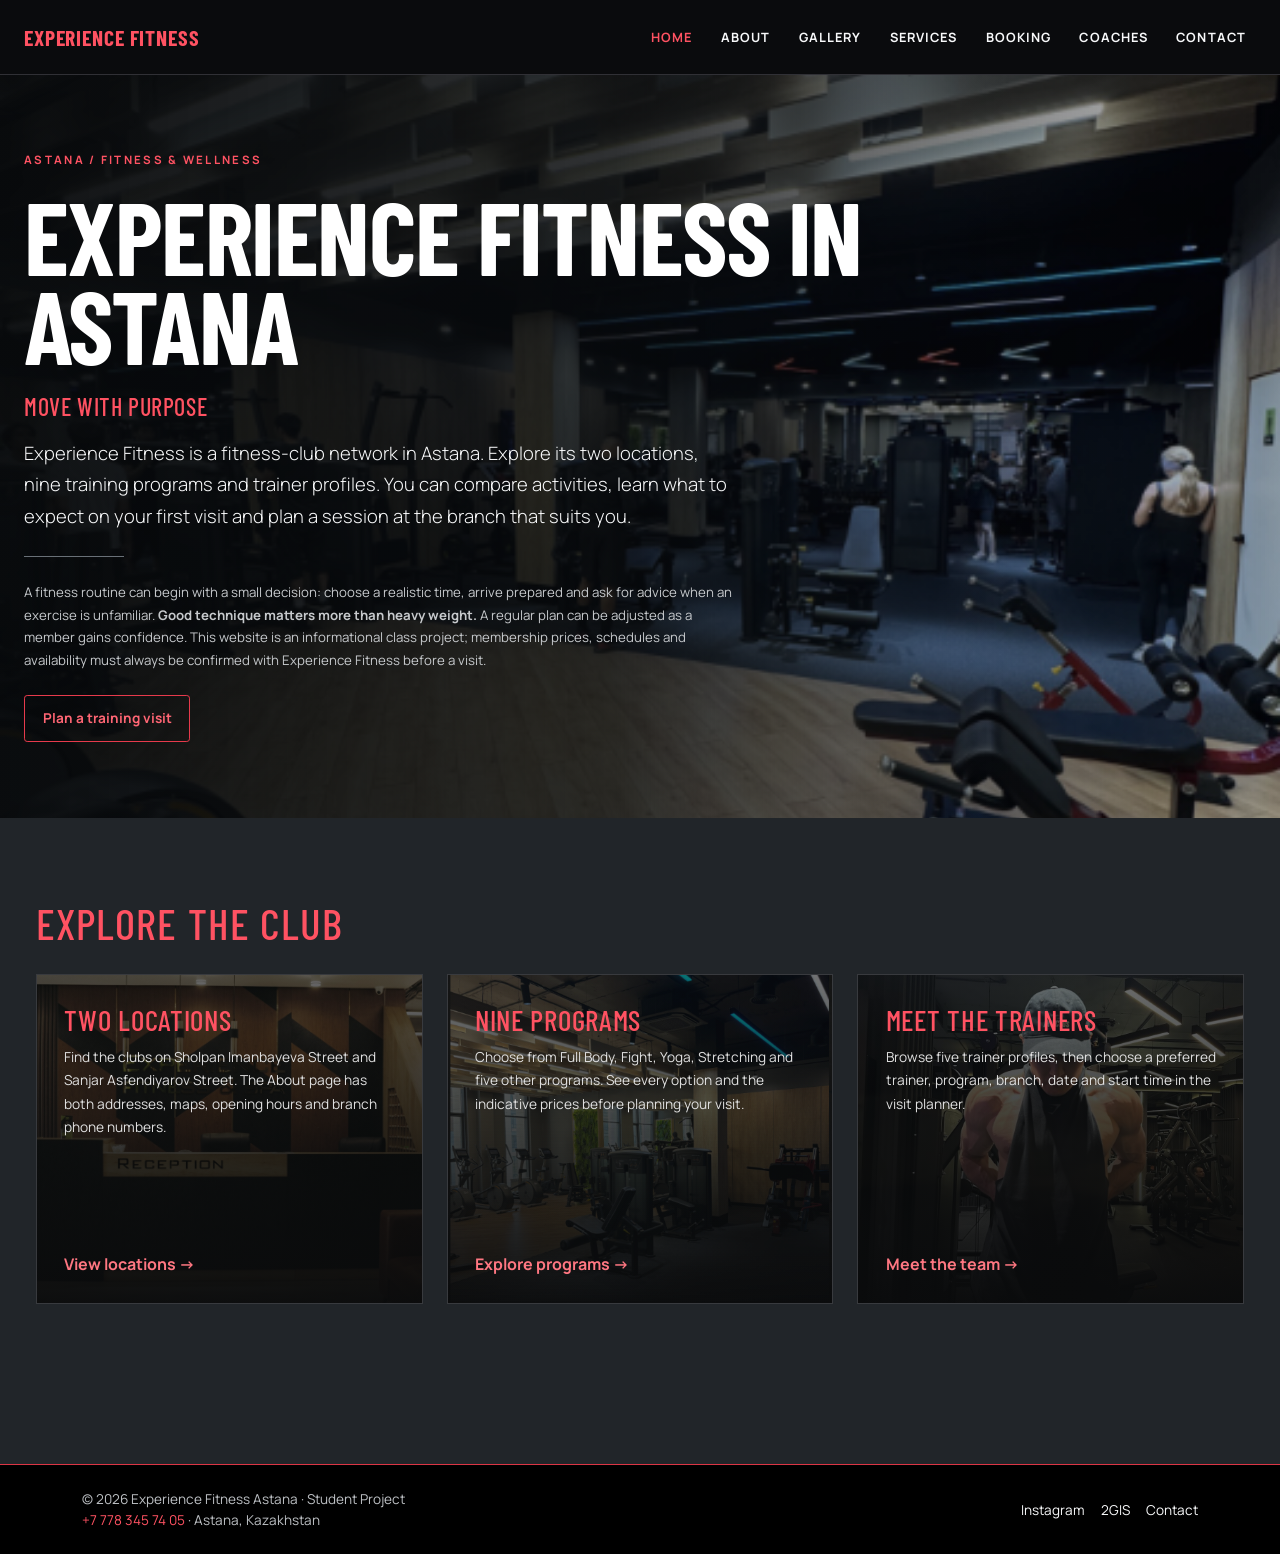
<file: index.html>
<!doctype html>
<html lang="en">
<head>
  <meta charset="utf-8">
  <meta name="viewport" content="width=device-width, initial-scale=1">
  <meta name="description" content="Explore Experience Fitness Astana, its locations and training programs.">
  <meta name="author" content="Tahirov Sanzharbek, Meirzhan Zhaumytbay, Bekzat Kaliev">
  <title>Experience Fitness Astana | Home</title>

  <link href="https://cdn.jsdelivr.net/npm/bootstrap@5.3.2/dist/css/bootstrap.min.css" rel="stylesheet">

  <link rel="stylesheet" href="css/base.css">
  <link rel="stylesheet" href="css/sanzharbek.css">
  <link rel="stylesheet" href="css/visual.css">
</head>
<body class="bg-dark text-light">
<header>
  <a class="visually-hidden-focusable" href="#main-content">Skip to content</a>
  <nav class="navbar navbar-dark bg-black border-bottom border-danger" aria-label="Main navigation">
    <div class="container-fluid px-md-4">
      <a class="navbar-brand text-danger fw-bold" href="index.html">EXPERIENCE FITNESS</a>
      <details class="site-menu" id="main-menu" open>
        <summary class="btn btn-outline-danger" id="menu-toggle">Menu</summary>
        <ul class="navbar-nav flex-row flex-wrap gap-2" id="main-nav">
          <li class="nav-item"><a id="nav-index" class="nav-link active text-danger" aria-current="page" href="index.html">Home</a></li>
          <li class="nav-item"><a id="nav-about" class="nav-link text-light" href="about.html">About</a></li>
          <li class="nav-item"><a id="nav-gallery" class="nav-link text-light" href="gallery.html">Gallery</a></li>
          <li class="nav-item"><a id="nav-services" class="nav-link text-light" href="services.html">Services</a></li>
          <li class="nav-item"><a id="nav-booking" class="nav-link text-light" href="booking.html">Booking</a></li>
          <li class="nav-item"><a id="nav-trainers" class="nav-link text-light" href="trainers.html">Coaches</a></li>
          <li class="nav-item"><a id="nav-contact" class="nav-link text-light" href="contact.html">Contact</a></li>
        </ul>
      </details>
    </div>
  </nav>
</header>

<main id="main-content" class="container py-5">
  <div class="row g-4">

    <section class="main-article col-12">
      <h1 id="promo-text" class="text-danger display-5 fw-bold mb-4">Experience Fitness in Astana</h1>
      <div class="home-intro p-4 p-md-5">
        <h2 class="h3 text-danger mb-3">Move with purpose</h2>
        <p class="lead mb-0">Experience Fitness is a fitness-club network in Astana. Explore its two locations, nine training programs and trainer profiles. You can compare activities, learn what to expect on your first visit and plan a session at the branch that suits you.</p>
        <hr class="home-divider my-4">
        <p class="mb-0">A fitness routine can begin with a small decision: choose a realistic time, arrive prepared and ask for advice when an exercise is unfamiliar. <strong>Good technique matters more than heavy weight.</strong> A regular plan can be adjusted as a member gains confidence. This website is an informational class project; membership prices, schedules and availability must always be confirmed with Experience Fitness before a visit.</p>
        <div class="d-flex flex-wrap gap-3 mt-4">
          <a href="booking.html" id="btn-request-training" class="btn btn-outline-danger">Plan a training visit</a>
        </div>
      </div>
    </section>

  </div>

  <section id="home-highlights" class="mt-5" aria-labelledby="home-highlights-heading">
    <h2 id="home-highlights-heading" class="h3 text-danger mb-4">Explore the club</h2>
    <div class="row g-4">
      <div class="col-12 col-md-4">
        <article class="home-highlight h-100">
          <div class="d-flex flex-column h-100">
            <h3 class="h4 text-danger">Two locations</h3>
            <p class="flex-grow-1">Find the clubs on Sholpan Imanbayeva Street and Sanjar Asfendiyarov Street. The About page has both addresses, maps, opening hours and branch phone numbers.</p>
            <a id="home-about-link" href="about.html#locations" class="home-link mt-auto">View locations <span aria-hidden="true">→</span></a>
          </div>
        </article>
      </div>
      <div class="col-12 col-md-4">
        <article class="home-highlight h-100">
          <div class="d-flex flex-column h-100">
            <h3 class="h4 text-danger">Nine programs</h3>
            <p class="flex-grow-1">Choose from Full Body, Fight, Yoga, Stretching and five other programs. See every option and the indicative prices before planning your visit.</p>
            <a id="home-services-link" href="services.html#services-grid" class="home-link mt-auto">Explore programs <span aria-hidden="true">→</span></a>
          </div>
        </article>
      </div>
      <div class="col-12 col-md-4">
        <article class="home-highlight h-100">
          <div class="d-flex flex-column h-100">
            <h3 class="h4 text-danger">Meet the trainers</h3>
            <p class="flex-grow-1">Browse five trainer profiles, then choose a preferred trainer, program, branch, date and start time in the visit planner.</p>
            <a id="home-trainers-link" href="trainers.html#trainers-grid" class="home-link mt-auto">Meet the team <span aria-hidden="true">→</span></a>
          </div>
        </article>
      </div>
    </div>
  </section>

</main>

<footer class="bg-black border-top border-danger py-4 mt-5">
  <div class="container d-flex flex-column flex-lg-row justify-content-between align-items-center gap-3">
    <p class="mb-0 text-center text-lg-start">&copy; 2026 Experience Fitness Astana · Student Project<br>
      <a href="tel:+77783457405" class="text-danger">+7 778 345 74 05</a> · Astana, Kazakhstan</p>
    <ul class="social-links list-unstyled d-flex flex-wrap justify-content-center gap-3 mb-0">
      <li><a href="https://www.instagram.com/experience.fitness.kz/" target="_blank" rel="noopener noreferrer" class="text-light">Instagram</a></li>
      <li><a href="https://go.2gis.com/pCgUS" target="_blank" rel="noopener noreferrer" class="text-light">2GIS</a></li>
      <li><a href="contact.html" class="text-light">Contact</a></li>
    </ul>
  </div>
</footer>
<script src="js/main.js" defer></script>
</body>
</html>
</file>
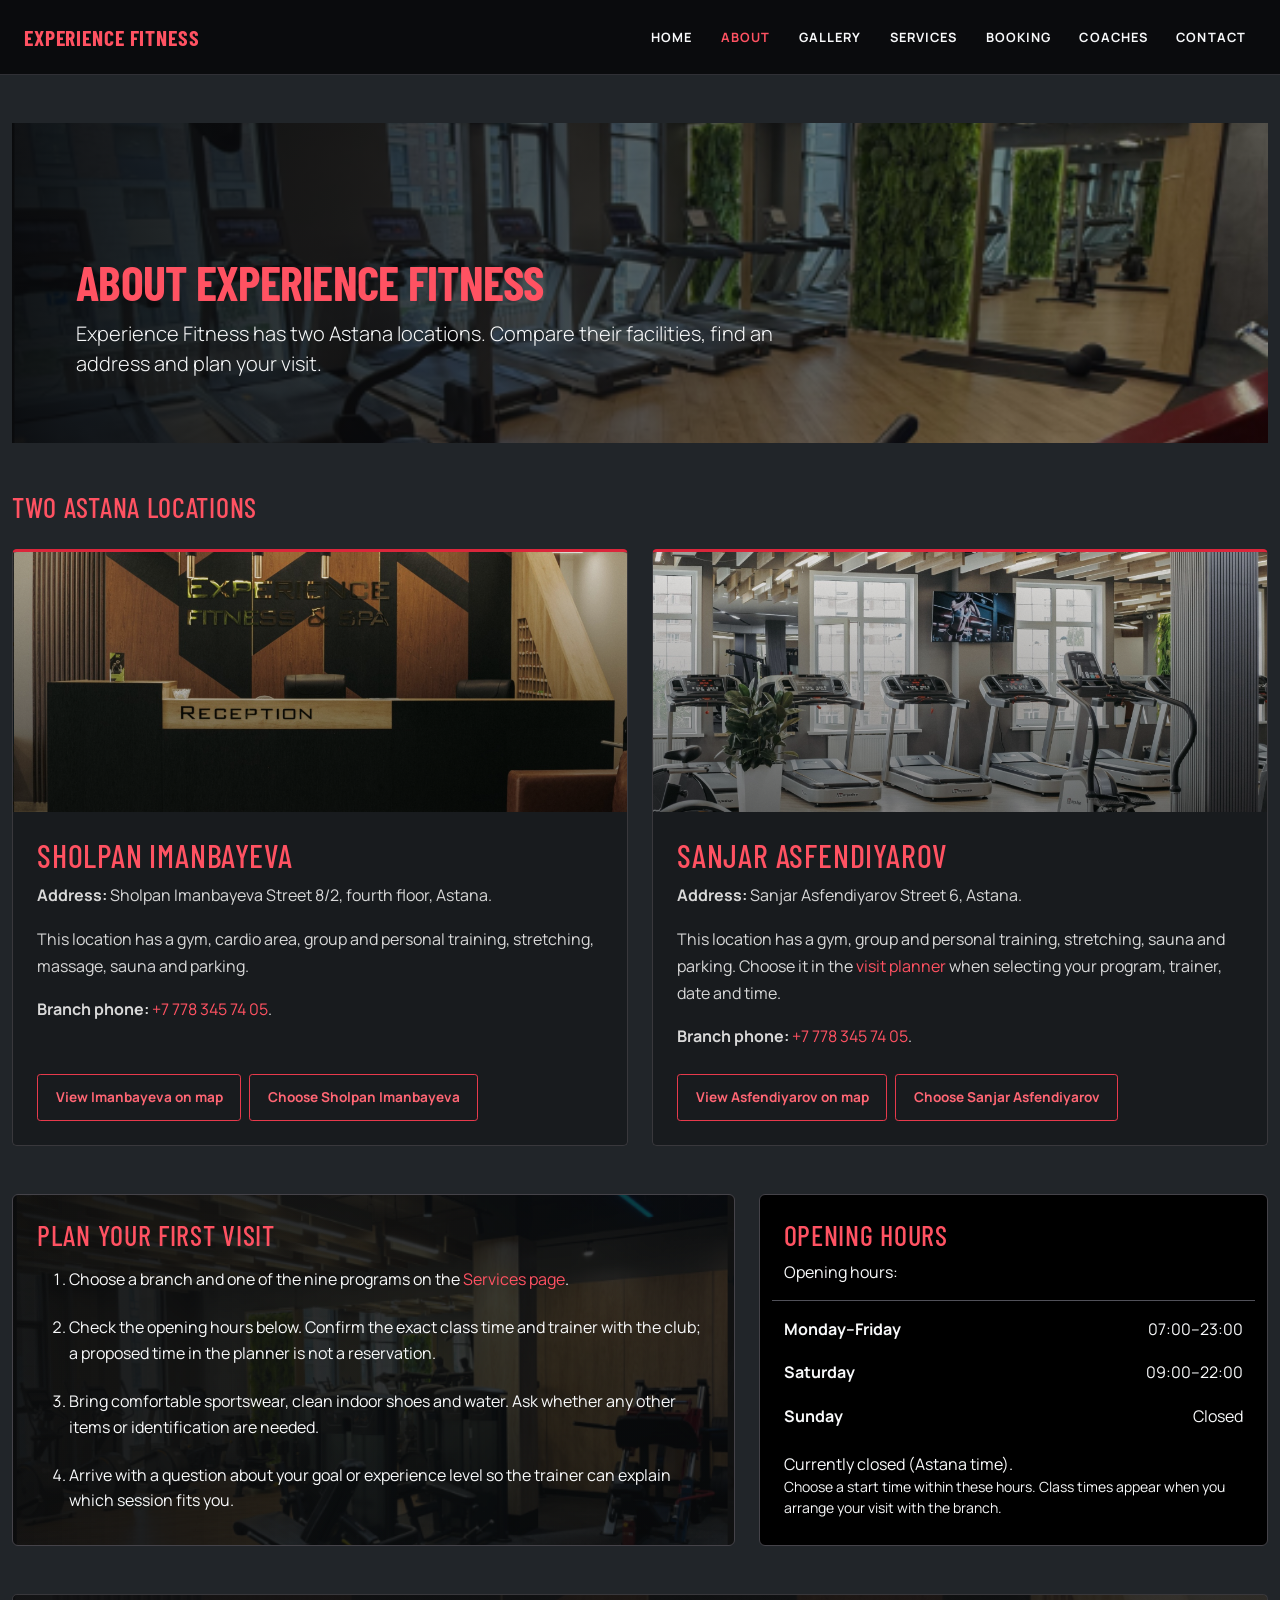
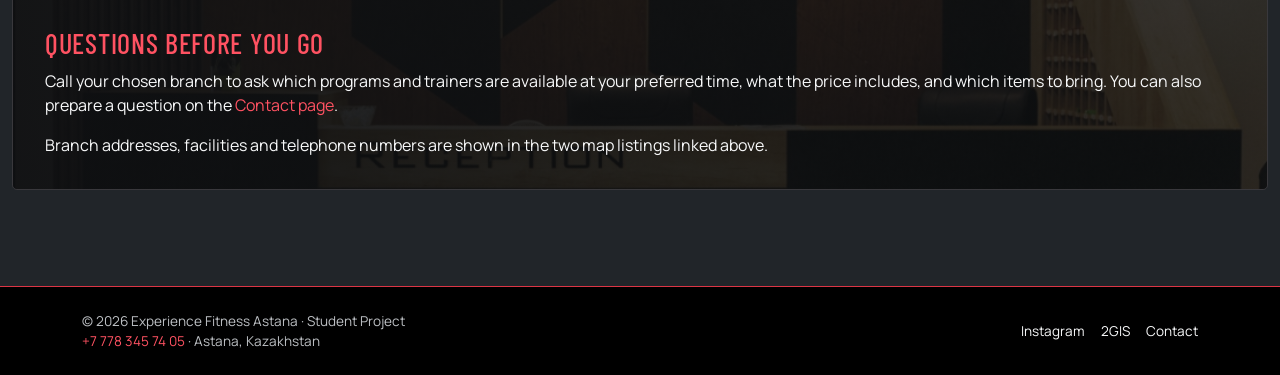
<file: about.html>
<!doctype html>
<html lang="en">
<head>
  <meta charset="utf-8">
  <meta name="viewport" content="width=device-width, initial-scale=1">
  <meta name="description" content="Experience Fitness Astana locations, facilities, visiting hours and practical first-visit information.">
  <meta name="author" content="Tahirov Sanzharbek, Meirzhan Zhaumytbay, Bekzat Kaliev">
  <title>Experience Fitness Astana | About and Locations</title>
  <link href="https://cdn.jsdelivr.net/npm/bootstrap@5.3.2/dist/css/bootstrap.min.css" rel="stylesheet">
  <link rel="stylesheet" href="css/base.css">
  <link rel="stylesheet" href="css/sanzharbek.css">
  <link rel="stylesheet" href="css/visual.css">
</head>
<body class="bg-dark text-light">
<header>
  <a class="visually-hidden-focusable" href="#main-content">Skip to content</a>
  <nav class="navbar navbar-dark bg-black border-bottom border-danger" aria-label="Main navigation">
    <div class="container-fluid px-md-4">
      <a class="navbar-brand text-danger fw-bold" href="index.html">EXPERIENCE FITNESS</a>
      <details class="site-menu" id="main-menu" open>
        <summary class="btn btn-outline-danger" id="menu-toggle">Menu</summary>
        <ul class="navbar-nav flex-row flex-wrap gap-2" id="main-nav">
          <li class="nav-item"><a id="nav-index" class="nav-link text-light" href="index.html">Home</a></li>
          <li class="nav-item"><a id="nav-about" class="nav-link active text-danger" aria-current="page" href="about.html">About</a></li>
          <li class="nav-item"><a id="nav-gallery" class="nav-link text-light" href="gallery.html">Gallery</a></li>
          <li class="nav-item"><a id="nav-services" class="nav-link text-light" href="services.html">Services</a></li>
          <li class="nav-item"><a id="nav-booking" class="nav-link text-light" href="booking.html">Booking</a></li>
          <li class="nav-item"><a id="nav-trainers" class="nav-link text-light" href="trainers.html">Coaches</a></li>
          <li class="nav-item"><a id="nav-contact" class="nav-link text-light" href="contact.html">Contact</a></li>
        </ul>
      </details>
    </div>
  </nav>
</header>
<main id="main-content" class="container py-5">
  <header class="mb-5">
    <h1 class="text-danger display-5 fw-bold">About Experience Fitness</h1>
    <p class="lead mb-0">Experience Fitness has two Astana locations. Compare their facilities, find an address and plan your visit.</p>
  </header>

  <section id="locations" aria-labelledby="locations-heading" class="mb-5">
    <h2 id="locations-heading" class="h3 text-danger mb-4">Two Astana locations</h2>
    <div class="row g-4">
      <div class="col-12 col-lg-6">
        <article class="bg-black p-4 rounded border border-danger h-100">
          <h3 class="h4 text-danger">Sholpan Imanbayeva</h3>
          <p><strong>Address:</strong> Sholpan Imanbayeva Street 8/2, fourth floor, Astana.</p>
          <p>This location has a gym, cardio area, group and personal training, stretching, massage, sauna and parking. </p>
          <p><strong>Branch phone:</strong> <a href="tel:+77783457405" class="text-danger">+7 778 345 74 05</a>.</p>
          <a id="map-imanbayeva" href="https://yandex.kz/maps/ru/org/experience_fitness/173076352391/" target="_blank" rel="noopener noreferrer" class="btn btn-outline-danger">View Imanbayeva on map</a>
        </article>
      </div>
      <div class="col-12 col-lg-6">
        <article class="bg-black p-4 rounded border border-danger h-100">
          <h3 class="h4 text-danger">Sanjar Asfendiyarov</h3>
          <p><strong>Address:</strong> Sanjar Asfendiyarov Street 6, Astana.</p>
          <p>This location has a gym, group and personal training, stretching, sauna and parking. Choose it in the <a href="booking.html#booking-location" class="text-danger">visit planner</a> when selecting your program, trainer, date and time.</p>
          <p><strong>Branch phone:</strong> <a href="tel:+77783457405" class="text-danger">+7 778 345 74 05</a>.</p>
          <a id="map-asfendiyarov" href="https://yandex.kz/maps/ru/org/experience_fitness/205631915046/" target="_blank" rel="noopener noreferrer" class="btn btn-outline-danger">View Asfendiyarov on map</a>
        </article>
      </div>
    </div>
  </section>

  <div class="row g-4 mb-5">
    <section id="visit-tips" class="col-12 col-lg-7" aria-labelledby="visit-heading">
      <div class="bg-black p-4 rounded border border-danger h-100">
        <h2 id="visit-heading" class="h3 text-danger">Plan your first visit</h2>
        <ol class="mb-0">
          <li class="mb-2">Choose a branch and one of the nine programs on the <a href="services.html" class="text-danger">Services page</a>.</li>
          <li class="mb-2">Check the opening hours below. Confirm the exact class time and trainer with the club; a proposed time in the planner is not a reservation.</li>
          <li class="mb-2">Bring comfortable sportswear, clean indoor shoes and water. Ask whether any other items or identification are needed.</li>
          <li>Arrive with a question about your goal or experience level so the trainer can explain which session fits you.</li>
        </ol>
      </div>
    </section>
    <section id="schedule" class="col-12 col-lg-5" aria-labelledby="schedule-heading">
      <div class="bg-black p-4 rounded border border-danger h-100">
        <h2 id="schedule-heading" class="h3 text-danger">Opening hours</h2>
        <p>Opening hours:</p>
        <dl class="row mb-3">
          <dt class="col-6">Monday–Friday</dt><dd class="col-6 text-end">07:00–23:00</dd>
          <dt class="col-6">Saturday</dt><dd class="col-6 text-end">09:00–22:00</dd>
          <dt class="col-6">Sunday</dt><dd class="col-6 text-end">Closed</dd>
        </dl>
        <p class="mb-0 small">Choose a start time within these hours. Class times appear when you arrange your visit with the branch.</p>
      </div>
    </section>
  </div>

  <section id="contact-details" class="bg-black p-4 rounded border border-danger" aria-labelledby="contact-heading">
    <h2 id="contact-heading" class="h3 text-danger">Questions before you go</h2>
    <p>Call your chosen branch to ask which programs and trainers are available at your preferred time, what the price includes, and which items to bring. You can also prepare a question on the <a href="contact.html" class="text-danger">Contact page</a>.</p>
    <p class="mb-0">Branch addresses, facilities and telephone numbers are shown in the two map listings linked above.</p>
  </section>
</main>
<footer class="bg-black border-top border-danger py-4 mt-5">
  <div class="container d-flex flex-column flex-lg-row justify-content-between align-items-center gap-3">
    <p class="mb-0 text-center text-lg-start">&copy; 2026 Experience Fitness Astana · Student Project<br>
      <a href="tel:+77783457405" class="text-danger">+7 778 345 74 05</a> · Astana, Kazakhstan</p>
    <ul class="social-links list-unstyled d-flex flex-wrap justify-content-center gap-3 mb-0">
      <li><a href="https://www.instagram.com/experience.fitness.kz/" target="_blank" rel="noopener noreferrer" class="text-light">Instagram</a></li>
      <li><a href="https://go.2gis.com/pCgUS" target="_blank" rel="noopener noreferrer" class="text-light">2GIS</a></li>
      <li><a href="contact.html" class="text-light">Contact</a></li>
    </ul>
  </div>
</footer>
<script src="https://code.jquery.com/jquery-3.7.1.min.js" defer></script>
<script src="js/main.js" defer></script>
<script src="js/about.js" defer></script>
</body>
</html>
</file>
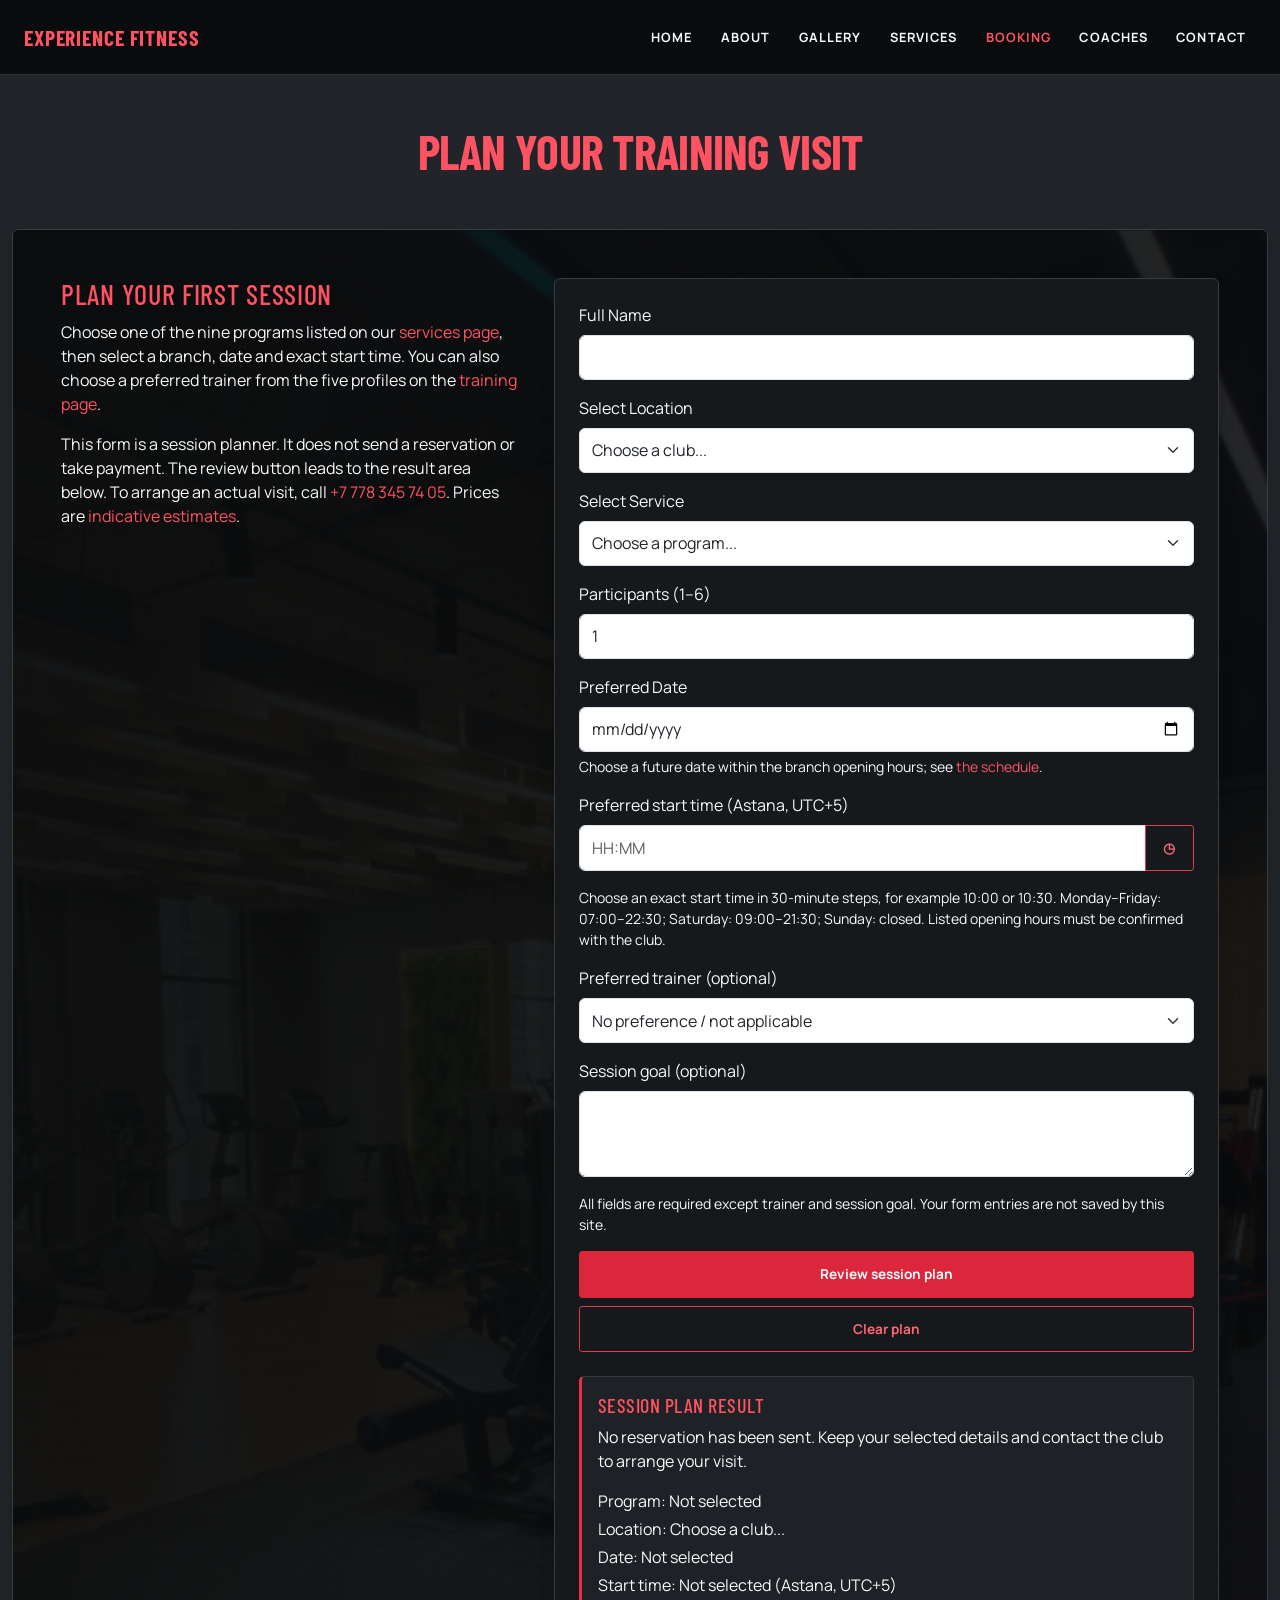
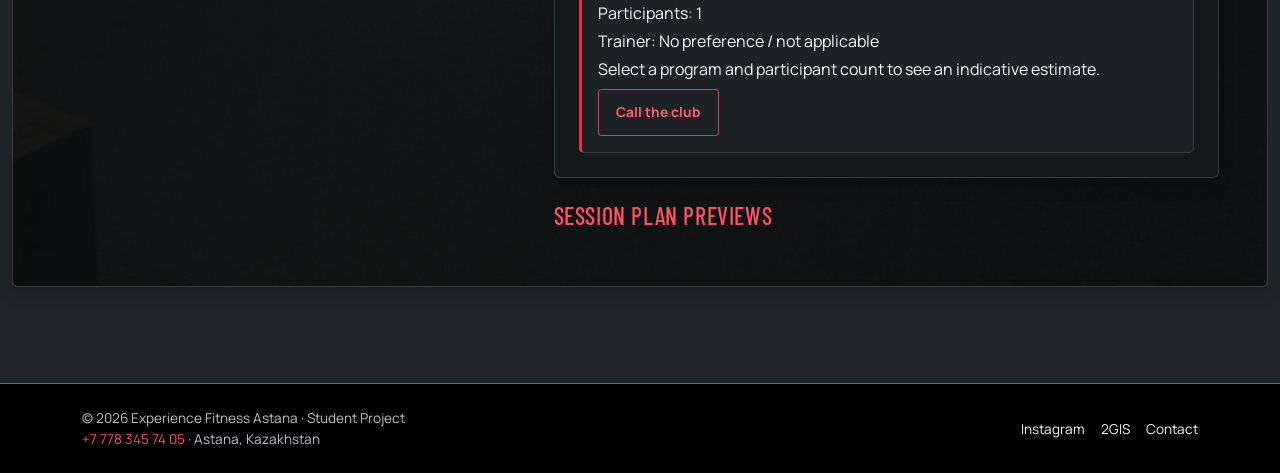
<file: booking.html>
<!doctype html>
<html lang="en">
<head>
  <meta charset="utf-8">
  <meta name="viewport" content="width=device-width, initial-scale=1">
  <meta name="description" content="Plan a training or group-class visit at Experience Fitness Astana.">
  <meta name="author" content="Tahirov Sanzharbek, Meirzhan Zhaumytbay, Bekzat Kaliev">
  <title>Experience Fitness Astana | Training Booking</title>

  <link href="https://cdn.jsdelivr.net/npm/bootstrap@5.3.2/dist/css/bootstrap.min.css" rel="stylesheet">

  <link rel="stylesheet" href="css/base.css">
  <link rel="stylesheet" href="css/meirzhan.css">
  <link rel="stylesheet" href="css/visual.css">
</head>
<body class="bg-dark text-light">

<header>
  <a class="visually-hidden-focusable" href="#main-content">Skip to content</a>
  <nav class="navbar navbar-dark bg-black border-bottom border-danger" aria-label="Main navigation">
    <div class="container-fluid px-md-4">
      <a class="navbar-brand text-danger fw-bold" href="index.html">EXPERIENCE FITNESS</a>
      <details class="site-menu" id="main-menu" open>
        <summary class="btn btn-outline-danger" id="menu-toggle">Menu</summary>
        <ul class="navbar-nav flex-row flex-wrap gap-2" id="main-nav">
          <li class="nav-item"><a id="nav-index" class="nav-link text-light" href="index.html">Home</a></li>
          <li class="nav-item"><a id="nav-about" class="nav-link text-light" href="about.html">About</a></li>
          <li class="nav-item"><a id="nav-gallery" class="nav-link text-light" href="gallery.html">Gallery</a></li>
          <li class="nav-item"><a id="nav-services" class="nav-link text-light" href="services.html">Services</a></li>
          <li class="nav-item"><a id="nav-booking" class="nav-link active text-danger" aria-current="page" href="booking.html">Booking</a></li>
          <li class="nav-item"><a id="nav-trainers" class="nav-link text-light" href="trainers.html">Coaches</a></li>
          <li class="nav-item"><a id="nav-contact" class="nav-link text-light" href="contact.html">Contact</a></li>
        </ul>
      </details>
    </div>
  </nav>
</header>

<main id="main-content" class="container py-5">
  <h1 class="text-danger display-5 fw-bold mb-5 text-center">Plan your training visit</h1>

  <section class="position-relative bg-black p-4 p-md-5 rounded border border-danger shadow">

    <div class="row">
      <div class="col-12 col-lg-5 mb-4 mb-lg-0 pe-lg-4">
        <h2 class="h3 text-danger">Plan your first session</h2>
        <p class="text-light">Choose one of the nine programs listed on our <a href="services.html" class="text-danger">services page</a>, then select a branch, date and exact start time. You can also choose a preferred trainer from the five profiles on the <a href="trainers.html" class="text-danger">training page</a>.</p>
        <p class="text-light" id="booking-help">This form is a session planner. It does not send a reservation or take payment. The review button leads to the result area below. To arrange an actual visit, call <a href="tel:+77783457405" class="text-danger">+7 778 345 74 05</a>. Prices are <a href="services.html#price-list" class="text-danger">indicative estimates</a>.</p>
      </div>

      <div class="col-12 col-lg-7">
        <form action="booking.html#booking-confirmation" method="get" aria-describedby="booking-help" id="booking-form" class="bg-black p-4 rounded border border-danger shadow">
          <div class="mb-3">
            <label for="booking-name" class="form-label text-light">Full Name</label>
            <input type="text" class="form-control" id="booking-name" name="name" autocomplete="name" maxlength="100" required aria-describedby="booking-name-error">
            <p id="booking-name-error" class="error hidden small mt-1">Enter your full name.</p>
          </div>

          <div class="mb-3">
            <label for="booking-location" class="form-label text-light">Select Location</label>
            <select class="form-select" id="booking-location" name="location" required aria-describedby="booking-location-error">
              <option value="" selected disabled>Choose a club...</option>
              <option value="imanbayeva">Sholpan Imanbayeva Street 8/2</option>
              <option value="asfendiyarov">Sanjar Asfendiyarov Street 6</option>
            </select>
            <p id="booking-location-error" class="error hidden small mt-1">Choose a club location.</p>
          </div>

          <div class="mb-3">
            <label for="booking-service" class="form-label text-light">Select Service</label>
            <select class="form-select" id="booking-service" name="service" required aria-describedby="booking-service-error">
              <option value="" selected disabled>Choose a program...</option>
              <option value="full-body">Full Body</option>
              <option value="fight">Fight</option>
              <option value="yoga">Yoga</option>
              <option value="healthy-posture">Healthy Posture</option>
              <option value="strip-plastic">Strip Plastic</option>
              <option value="workout-school">Workout School</option>
              <option value="stretching">Stretching</option>
              <option value="strength-flexibility">Strength and Flexibility</option>
              <option value="functional">Functional Training</option>
            </select>
            <p id="booking-service-error" class="error hidden small mt-1">Choose a program.</p>
          </div>

          <div class="mb-3">
            <label for="booking-date" class="form-label text-light">Preferred Date</label>
            <input type="date" class="form-control" id="booking-date" name="date" required aria-describedby="booking-date-help booking-date-error">
            <p id="booking-date-error" class="error hidden small mt-1">Choose a future opening day; Sunday is closed.</p>
            <p id="booking-date-help" class="form-text text-light">Choose a future date within the branch opening hours; see <a href="about.html#visit-tips" class="text-danger">the schedule</a>.</p>
          </div>

          <div class="mb-3">
            <label for="booking-time" class="form-label">Preferred start time (Astana, UTC+5)</label>
            <input type="time" id="booking-time" name="time" class="form-control" min="07:00" max="22:30" step="1800" required aria-describedby="booking-time-help booking-time-error">
            <p id="booking-time-error" class="error hidden small mt-1">Choose a start time in 30-minute steps within the opening hours.</p>
          </div>
          <p id="booking-time-help" class="form-text text-light">Choose an exact start time in 30-minute steps, for example 10:00 or 10:30. Monday–Friday: 07:00–22:30; Saturday: 09:00–21:30; Sunday: closed. Listed opening hours must be confirmed with the club.</p>
          <div class="mb-3" id="booking-trainer-container">
            <label for="booking-trainer" class="form-label">Preferred trainer (optional)</label>
            <select id="booking-trainer" name="trainer" class="form-select" aria-describedby="booking-trainer-error">
              <option value="any">No preference / not applicable</option>
              <option value="sokolovskiy">Sokolovskiy</option><option value="sama">Sama</option>
              <option value="anna">Anna</option><option value="ulzhan">Ulzhan</option><option value="iskazzzin">Iskazzzin</option>
            </select>
            <p id="booking-trainer-error" class="error hidden small mt-1">Choose a trainer or no preference.</p>
          </div>
          <div class="mb-3">
            <label for="booking-notes" class="form-label">Session goal (optional)</label>
            <textarea id="booking-notes" name="notes" rows="3" maxlength="1000" class="form-control" aria-describedby="booking-notes-error"></textarea>
            <p id="booking-notes-error" class="error hidden small mt-1">Keep the session goal within 1,000 characters.</p>
          </div>
          <p class="small">All fields are required except trainer and session goal. Your form entries are not saved by this site.</p>
          <button type="submit" id="submit-booking-btn" class="btn btn-danger w-100">Review session plan</button>

          <section id="booking-confirmation" class="result-panel border border-secondary rounded p-3 mt-4" aria-labelledby="booking-result-heading">
            <h3 id="booking-result-heading" class="h5 text-danger">Session plan result</h3>
            <p id="booking-status" role="status">No reservation has been sent. Keep your selected details and contact the club to arrange your visit.</p>
            <div id="booking-summary" aria-live="polite"></div>
            <p id="booking-total" class="mb-2">Estimated cost: see the <a class="text-danger" href="services.html#price-list">price table</a>. Nothing is payable here.</p>
            <div id="booking-errors" class="error" role="alert"></div>
            <p id="booking-success" class="success hidden">Your session plan is ready. No payment or reservation has been made.</p>
            <a id="booking-next-step" href="tel:+77783457405" class="btn btn-outline-danger">Call the club</a>
          </section>
        </form>
      </div>
    </div>

  </section>
</main>

<footer class="bg-black border-top border-danger py-4 mt-5">
  <div class="container d-flex flex-column flex-lg-row justify-content-between align-items-center gap-3">
    <p class="mb-0 text-center text-lg-start">&copy; 2026 Experience Fitness Astana · Student Project<br>
      <a href="tel:+77783457405" class="text-danger">+7 778 345 74 05</a> · Astana, Kazakhstan</p>
    <ul class="social-links list-unstyled d-flex flex-wrap justify-content-center gap-3 mb-0">
      <li><a href="https://www.instagram.com/experience.fitness.kz/" target="_blank" rel="noopener noreferrer" class="text-light">Instagram</a></li>
      <li><a href="https://go.2gis.com/pCgUS" target="_blank" rel="noopener noreferrer" class="text-light">2GIS</a></li>
      <li><a href="contact.html" class="text-light">Contact</a></li>
    </ul>
  </div>
</footer>
<script src="js/main.js" defer></script>
<script src="js/booking.js" defer></script>
</body>
</html>
</file>
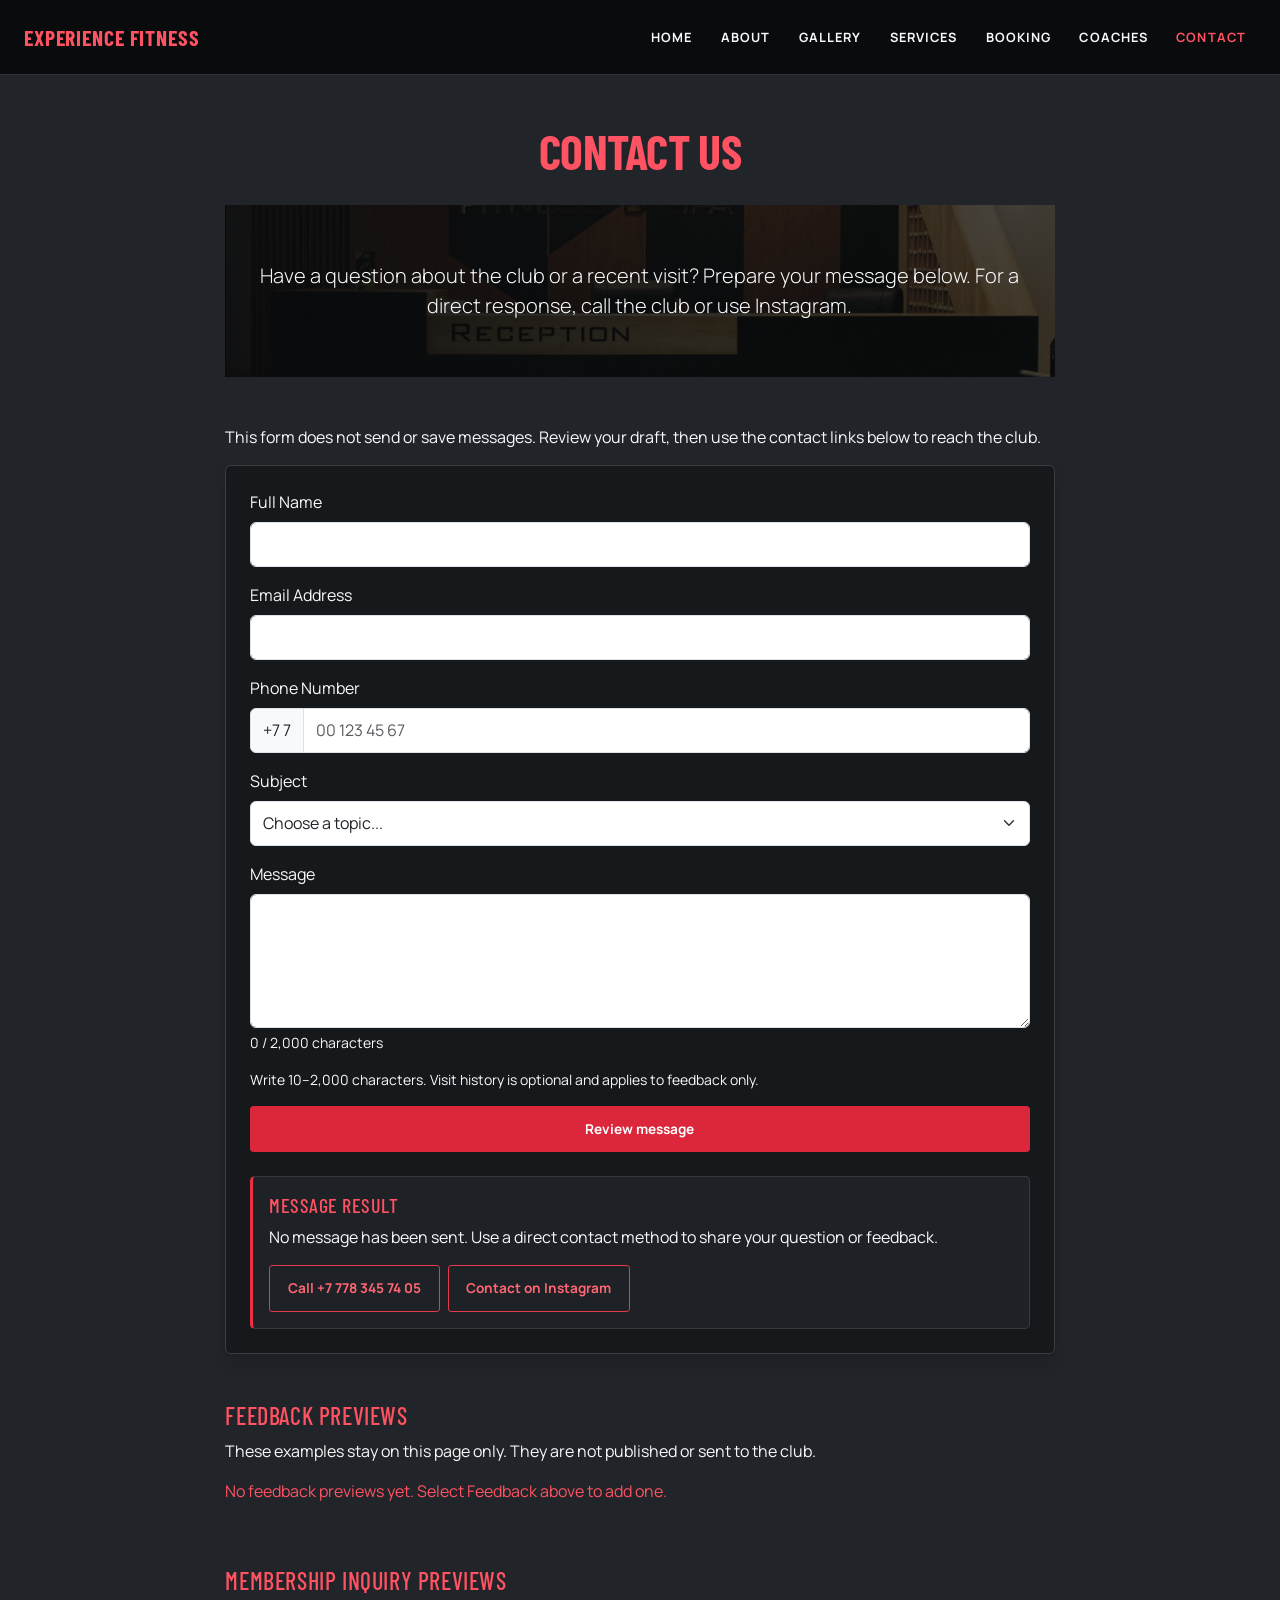
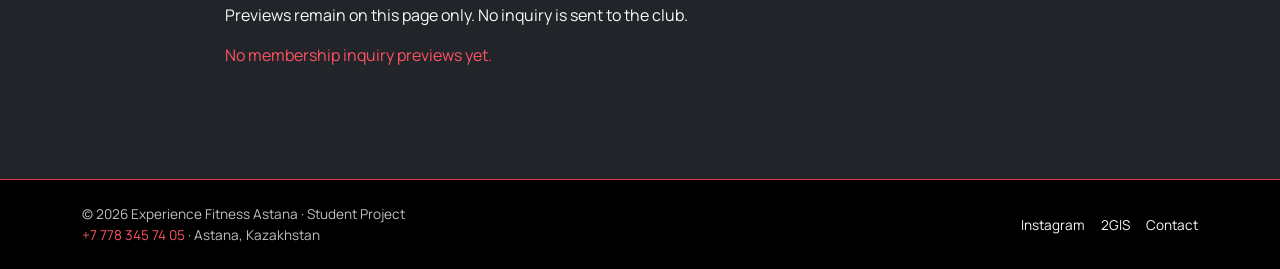
<file: contact.html>
<!doctype html>
<html lang="en">
<head>
  <meta charset="utf-8">
  <meta name="viewport" content="width=device-width, initial-scale=1">
  <meta name="description" content="Contact details and feedback form for Experience Fitness Astana.">
  <meta name="author" content="Tahirov Sanzharbek, Meirzhan Zhaumytbay, Bekzat Kaliev">
  <title>Experience Fitness Astana | Contact</title>

  <link href="https://cdn.jsdelivr.net/npm/bootstrap@5.3.2/dist/css/bootstrap.min.css" rel="stylesheet">

  <link rel="stylesheet" href="css/base.css">
  <link rel="stylesheet" href="css/bekzat.css">
  <link rel="stylesheet" href="css/visual.css">
</head>
<body class="bg-dark text-light">

<header>
  <a class="visually-hidden-focusable" href="#main-content">Skip to content</a>
  <nav class="navbar navbar-dark bg-black border-bottom border-danger" aria-label="Main navigation">
    <div class="container-fluid px-md-4">
      <a class="navbar-brand text-danger fw-bold" href="index.html">EXPERIENCE FITNESS</a>
      <details class="site-menu" id="main-menu" open>
        <summary class="btn btn-outline-danger" id="menu-toggle">Menu</summary>
        <ul class="navbar-nav flex-row flex-wrap gap-2" id="main-nav">
          <li class="nav-item"><a id="nav-index" class="nav-link text-light" href="index.html">Home</a></li>
          <li class="nav-item"><a id="nav-about" class="nav-link text-light" href="about.html">About</a></li>
          <li class="nav-item"><a id="nav-gallery" class="nav-link text-light" href="gallery.html">Gallery</a></li>
          <li class="nav-item"><a id="nav-services" class="nav-link text-light" href="services.html">Services</a></li>
          <li class="nav-item"><a id="nav-booking" class="nav-link text-light" href="booking.html">Booking</a></li>
          <li class="nav-item"><a id="nav-trainers" class="nav-link text-light" href="trainers.html">Coaches</a></li>
          <li class="nav-item"><a id="nav-contact" class="nav-link active text-danger" aria-current="page" href="contact.html">Contact</a></li>
        </ul>
      </details>
    </div>
  </nav>
</header>

<main id="main-content" class="container py-5">
  <div class="row justify-content-center">
    <div class="col-12 col-lg-8">
      <h1 class="text-danger display-5 fw-bold mb-4 text-center">Contact Us</h1>
      <p class="lead page-intro text-center mb-5">Have a question about the club or a recent visit? Prepare your message below. For a direct response, call the club or use Instagram.</p>

      <p id="contact-help">This form does not send or save messages. Review your draft, then use the contact links below to reach the club.</p>
      <form action="contact.html#contact-response" method="get" aria-describedby="contact-help" id="contact-form" class="bg-black p-4 rounded border border-danger shadow">
        <div class="mb-3">
          <label for="contact-name" class="form-label text-light">Full Name</label>
          <input type="text" class="form-control" id="contact-name" name="name" autocomplete="name" maxlength="100" required aria-describedby="contact-name-error">
          <p id="contact-name-error" class="error hidden small mt-1">Enter your full name.</p>
        </div>
        <div class="mb-3">
          <label for="contact-email" class="form-label text-light">Email Address</label>
          <input type="email" class="form-control" id="contact-email" name="email" autocomplete="email" required aria-describedby="contact-email-error">
          <p id="contact-email-error" class="error hidden small mt-1">Enter a valid email address.</p>
        </div>
        <div class="mb-3">
          <label for="contact-subject" class="form-label text-light">Subject</label>
          <select class="form-select" id="contact-subject" name="subject" required aria-describedby="contact-subject-error">
            <option value="" selected disabled>Choose a topic...</option>
            <option value="membership">Membership Prices</option>
            <option value="feedback">Feedback</option>
            <option value="other">Other Inquiry</option>
          </select>
          <p id="contact-subject-error" class="error hidden small mt-1">Choose a message subject.</p>
        </div>

        <div class="mb-3" id="feedback-visits-container">
          <label for="contact-visits" class="form-label text-light">How many times have you visited us? (For Feedback)</label>
          <select class="form-select" id="contact-visits" name="visits" aria-describedby="contact-visits-error">
            <option value="" selected disabled>Select an option...</option>
            <option value="0">I haven't visited yet</option>
            <option value="1">First time</option>
            <option value="2-5">2 to 5 times</option>
            <option value="6+">More than 5 times / Regular member</option>
          </select>
          <p id="contact-visits-error" class="error hidden small mt-1">Choose the visit count if you are leaving feedback.</p>
        </div>
        <div class="mb-3">
          <label for="contact-message" class="form-label text-light">Message</label>
          <textarea class="form-control" id="contact-message" name="message" rows="5" minlength="10" maxlength="2000" required aria-describedby="message-help contact-message-error"></textarea>
          <p id="contact-message-error" class="error hidden small mt-1">Write a message between 10 and 2,000 characters.</p>
          <p id="message-help" class="form-text text-light">Write 10–2,000 characters. Visit history is optional and applies to feedback only.</p>
        </div>
        <button type="submit" id="submit-contact-btn" class="btn btn-danger w-100">Review message</button>

        <section id="contact-response" class="result-panel border border-secondary rounded p-3 mt-4" aria-labelledby="contact-result-heading">
          <h2 id="contact-result-heading" class="h5 text-danger">Message result</h2>
          <p id="contact-status" role="status">No message has been sent. Use a direct contact method to share your question or feedback.</p>
          <div id="contact-summary" aria-live="polite"></div>
          <div id="contact-errors" class="error" role="alert"></div>
          <p id="contact-success" class="success hidden">Your message draft is ready to share through a direct contact method.</p>
          <div class="d-flex flex-wrap gap-2">
            <a id="contact-call" href="tel:+77783457405" class="btn btn-outline-danger">Call +7 778 345 74 05</a>
            <a id="contact-instagram" href="https://www.instagram.com/experience.fitness.kz/" class="btn btn-outline-danger" target="_blank" rel="noopener noreferrer">Contact on Instagram</a>
          </div>
        </section>
      </form>
    </div>
  </div>
</main>
<footer class="bg-black border-top border-danger py-4 mt-5">
  <div class="container d-flex flex-column flex-lg-row justify-content-between align-items-center gap-3">
    <p class="mb-0 text-center text-lg-start">&copy; 2026 Experience Fitness Astana · Student Project<br>
      <a href="tel:+77783457405" class="text-danger">+7 778 345 74 05</a> · Astana, Kazakhstan</p>
    <ul class="social-links list-unstyled d-flex flex-wrap justify-content-center gap-3 mb-0">
      <li><a href="https://www.instagram.com/experience.fitness.kz/" target="_blank" rel="noopener noreferrer" class="text-light">Instagram</a></li>
      <li><a href="https://go.2gis.com/pCgUS" target="_blank" rel="noopener noreferrer" class="text-light">2GIS</a></li>
      <li><a href="contact.html" class="text-light">Contact</a></li>
    </ul>
  </div>
</footer>
<script src="https://code.jquery.com/jquery-3.7.1.min.js" defer></script>
<script src="js/main.js" defer></script>
<script src="js/contact.js" defer></script>
</body>
</html>
</file>
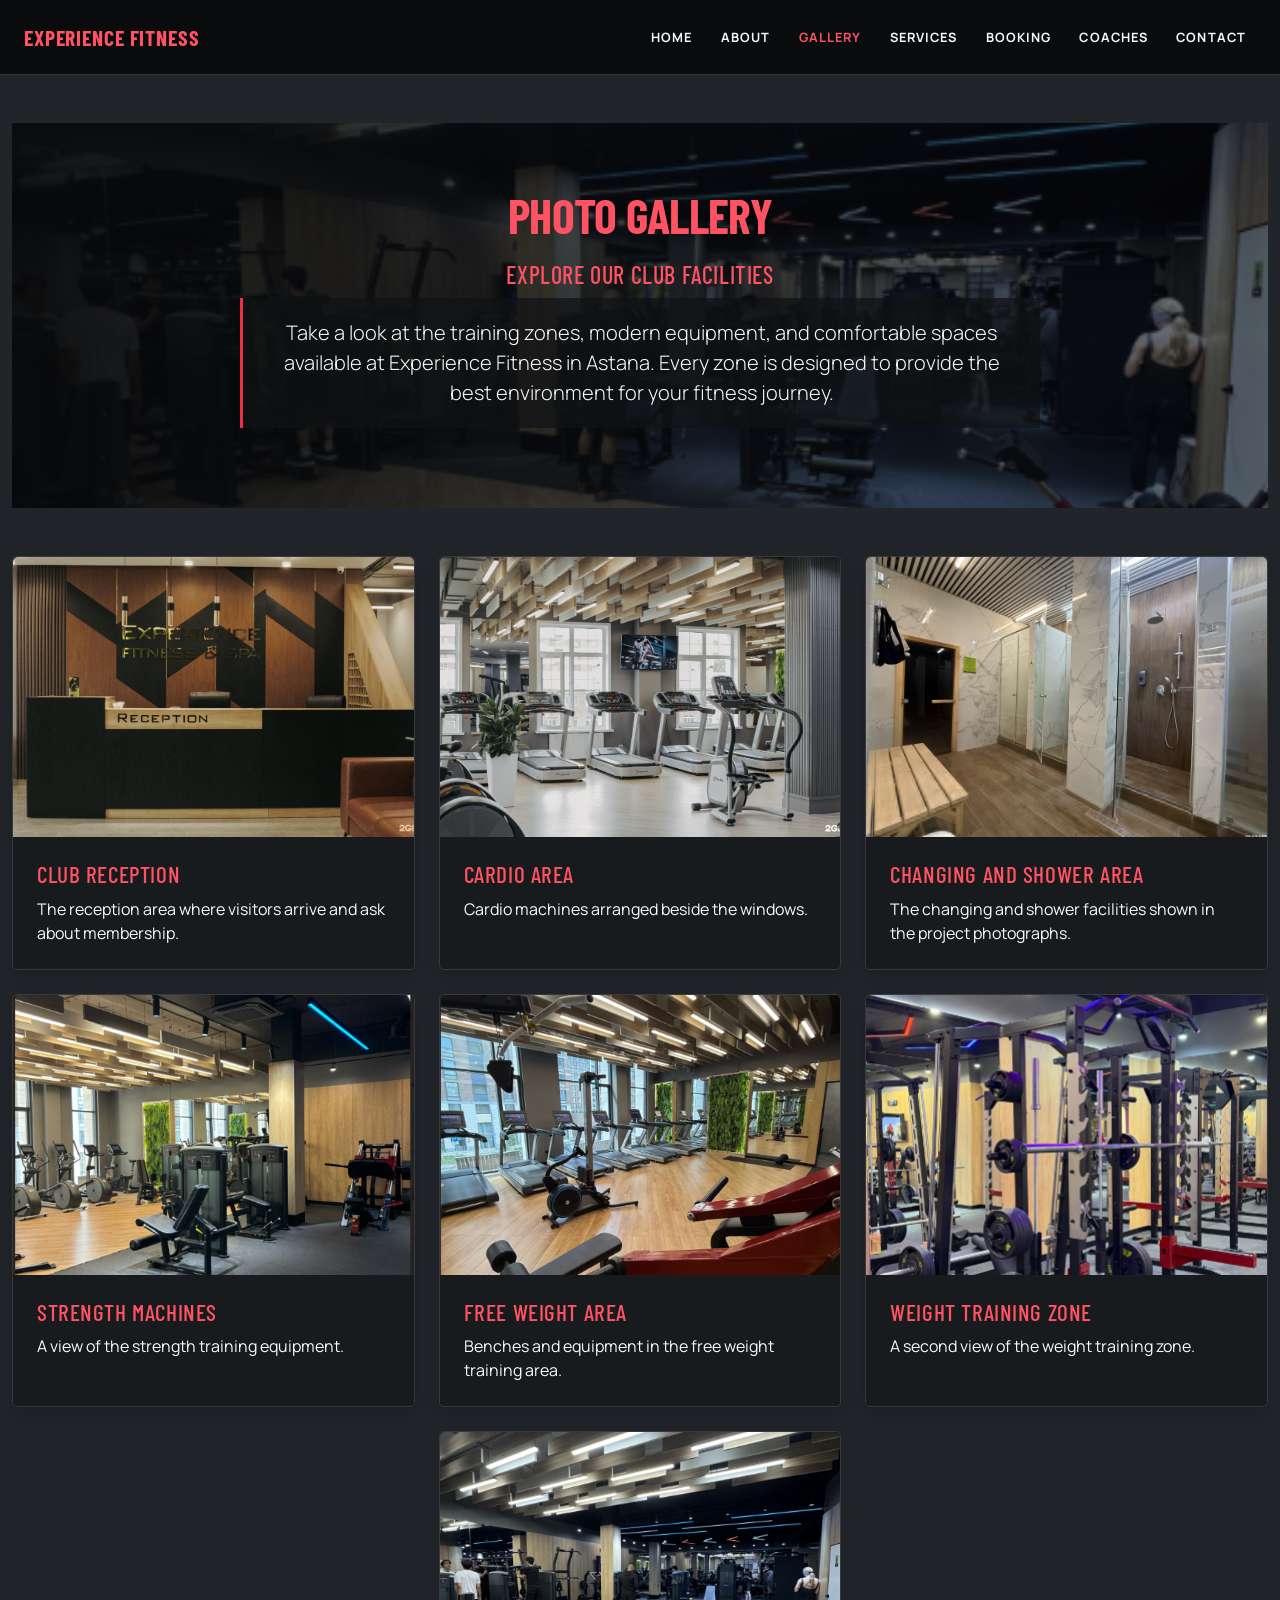
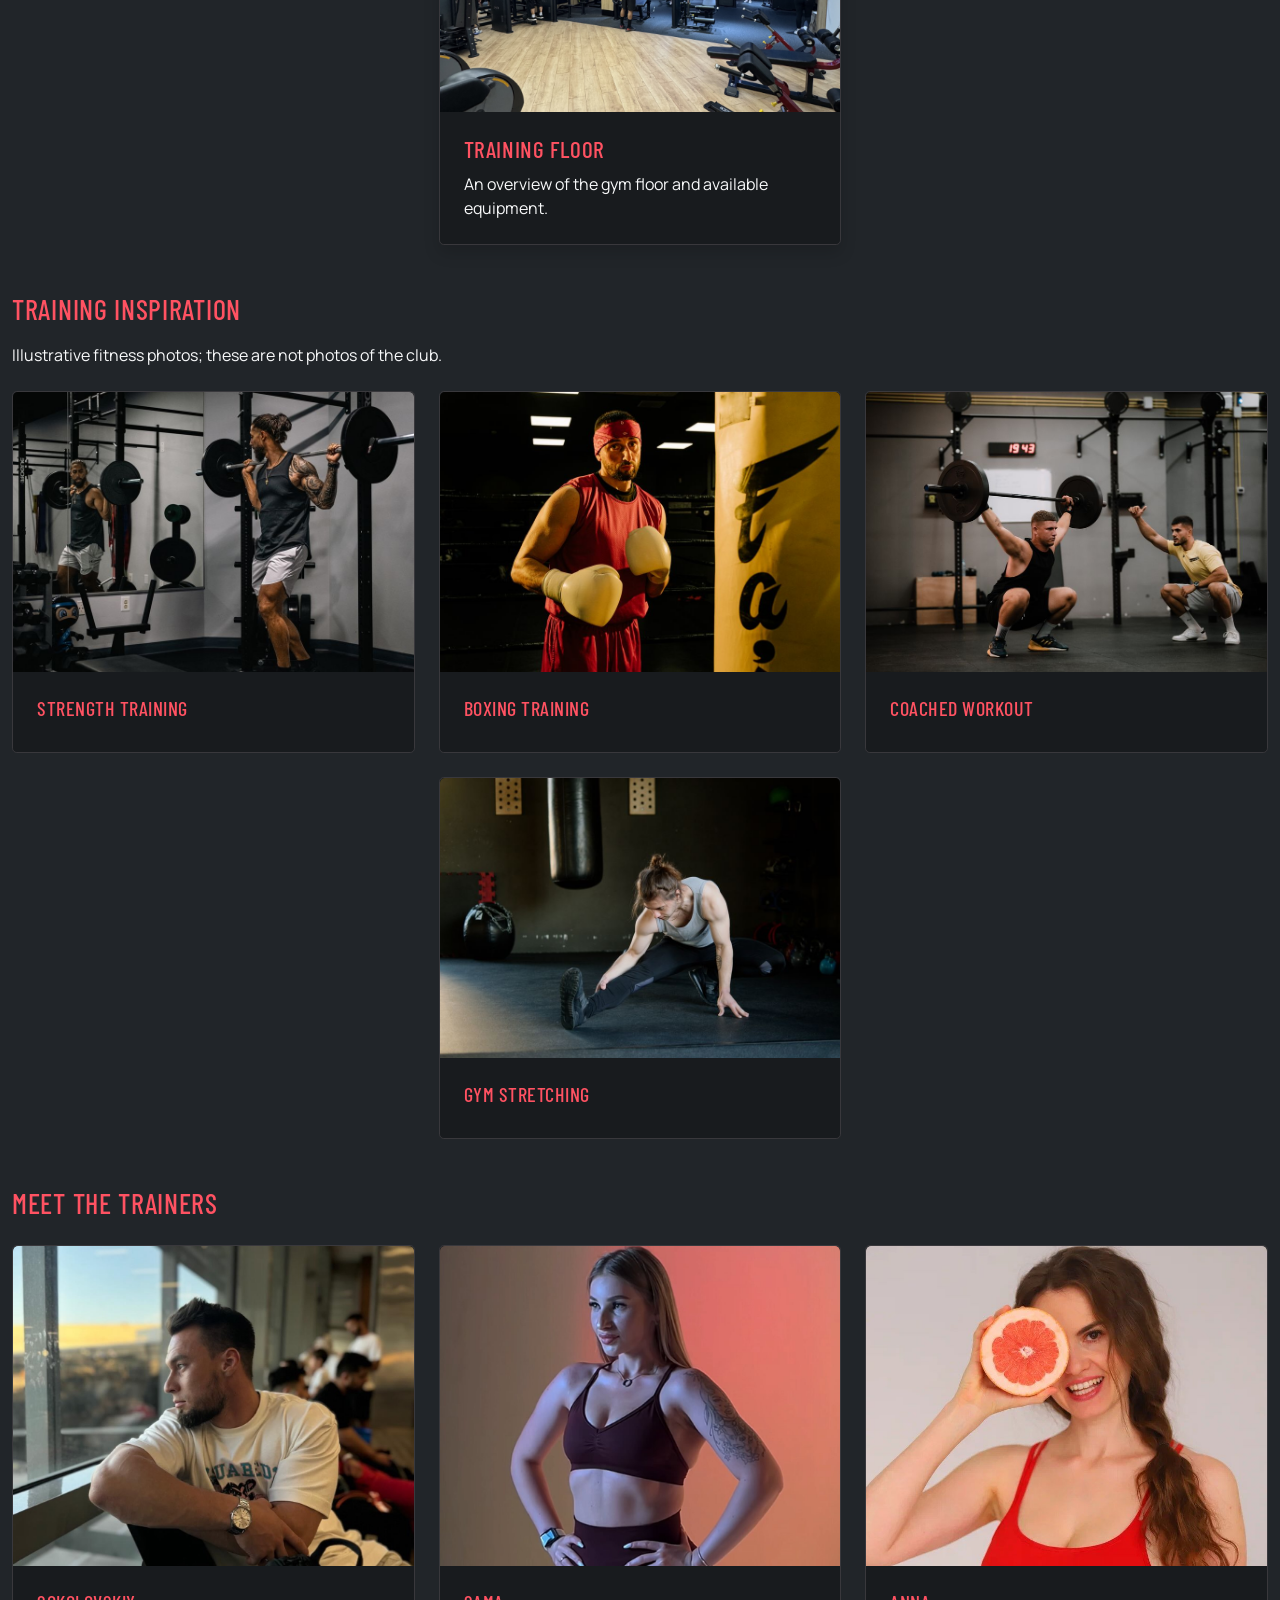
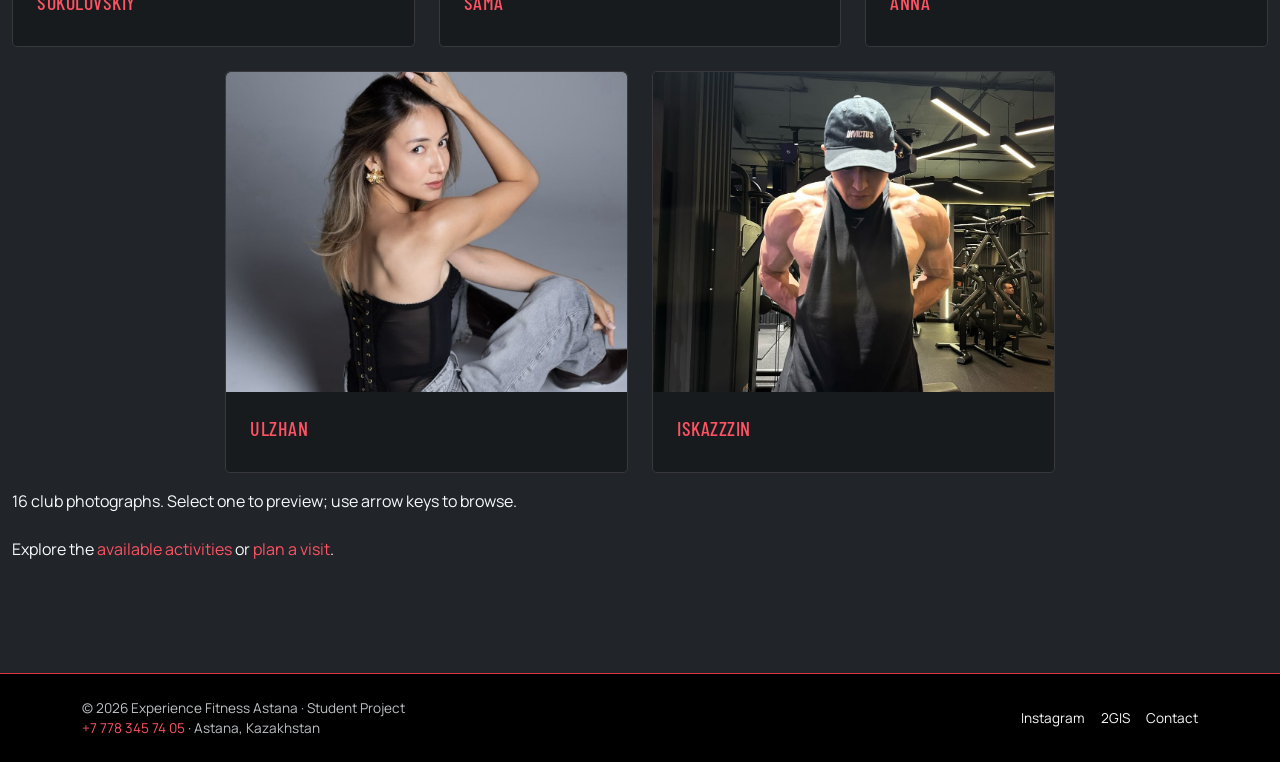
<file: gallery.html>
<!doctype html>
<html lang="en">
<head>
  <meta charset="utf-8">
  <meta name="viewport" content="width=device-width, initial-scale=1">
  <meta name="description" content="Photo gallery of Experience Fitness Astana facilities and workout zones.">
  <meta name="author" content="Tahirov Sanzharbek, Meirzhan Zhaumytbay, Bekzat Kaliev">
  <title>Experience Fitness Astana | Photo Gallery</title>

  <link href="https://cdn.jsdelivr.net/npm/bootstrap@5.3.2/dist/css/bootstrap.min.css" rel="stylesheet">

  <link rel="stylesheet" href="css/base.css">
  <link rel="stylesheet" href="css/sanzharbek.css">
  <link rel="stylesheet" href="css/visual.css">
</head>
<body class="bg-dark text-light">

<header>
  <a class="visually-hidden-focusable" href="#main-content">Skip to content</a>
  <nav class="navbar navbar-dark bg-black border-bottom border-danger" aria-label="Main navigation">
    <div class="container-fluid px-md-4">
      <a class="navbar-brand text-danger fw-bold" href="index.html">EXPERIENCE FITNESS</a>
      <details class="site-menu" id="main-menu" open>
        <summary class="btn btn-outline-danger" id="menu-toggle">Menu</summary>
        <ul class="navbar-nav flex-row flex-wrap gap-2" id="main-nav">
          <li class="nav-item"><a id="nav-index" class="nav-link text-light" href="index.html">Home</a></li>
          <li class="nav-item"><a id="nav-about" class="nav-link text-light" href="about.html">About</a></li>
          <li class="nav-item"><a id="nav-gallery" class="nav-link active text-danger" aria-current="page" href="gallery.html">Gallery</a></li>
          <li class="nav-item"><a id="nav-services" class="nav-link text-light" href="services.html">Services</a></li>
          <li class="nav-item"><a id="nav-booking" class="nav-link text-light" href="booking.html">Booking</a></li>
          <li class="nav-item"><a id="nav-trainers" class="nav-link text-light" href="trainers.html">Coaches</a></li>
          <li class="nav-item"><a id="nav-contact" class="nav-link text-light" href="contact.html">Contact</a></li>
        </ul>
      </details>
    </div>
  </nav>
</header>

<main id="main-content" class="container py-5">
  <div class="text-center mb-5">
    <h1 class="text-danger display-5 fw-bold mb-3">Photo Gallery</h1>
    <h2 class="h4 text-danger">Explore Our Club Facilities</h2>
    <p class="lead page-intro mx-auto" style="max-width: 800px;">Take a look at the training zones, modern equipment, and comfortable spaces available at Experience Fitness in Astana. Every zone is designed to provide the best environment for your fitness journey.</p>
  </div>

  <div id="gallery-grid" class="row g-4 justify-content-center">
    <article class="col-12 col-md-6 col-lg-4">
      <div class="card bg-black border-danger h-100 shadow">
        <button id="gallery-preview-1" type="button" class="gallery-preview" data-image="img/gym-floor.jpg" aria-label="Preview club reception" aria-controls="gallery-modal" disabled>
          <img id="gallery-image-1" src="img/gym-floor.jpg" class="card-img-top" alt="Reception desk and Experience Fitness sign" width="600" height="400" loading="lazy">
        </button>
        <div class="card-body"><h3 class="card-title h5 text-danger">Club reception</h3><p class="card-text text-light">The reception area where visitors arrive and ask about membership.</p></div>
      </div>
    </article>
    <article class="col-12 col-md-6 col-lg-4">
      <div class="card bg-black border-danger h-100 shadow">
        <button id="gallery-preview-2" type="button" class="gallery-preview" data-image="img/studio.jpg" aria-label="Preview cardio area" aria-controls="gallery-modal" disabled>
          <img id="gallery-image-2" src="img/studio.jpg" class="card-img-top" alt="Treadmills beside the club windows" width="600" height="400" loading="lazy">
        </button>
        <div class="card-body"><h3 class="card-title h5 text-danger">Cardio area</h3><p class="card-text text-light">Cardio machines arranged beside the windows.</p></div>
      </div>
    </article>
    <article class="col-12 col-md-6 col-lg-4">
      <div class="card bg-black border-danger h-100 shadow">
        <button id="gallery-preview-3" type="button" class="gallery-preview" data-image="img/spa.jpg" aria-label="Preview changing and shower area" aria-controls="gallery-modal" disabled>
          <img id="gallery-image-3" src="img/spa.jpg" class="card-img-top" alt="Changing area with a bench and shower cubicles" width="600" height="400" loading="lazy">
        </button>
        <div class="card-body"><h3 class="card-title h5 text-danger">Changing and shower area</h3><p class="card-text text-light">The changing and shower facilities shown in the project photographs.</p></div>
      </div>
    </article>
    <article class="col-12 col-md-6 col-lg-4">
      <div class="card bg-black border-danger h-100 shadow">
        <button id="gallery-preview-4" type="button" class="gallery-preview" data-image="img/img_3.png" aria-label="Preview strength machines" aria-controls="gallery-modal" disabled>
          <img id="gallery-image-4" src="img/img_3.png" class="card-img-top" alt="Strength machines on the gym floor" width="600" height="400" loading="lazy">
        </button>
        <div class="card-body"><h3 class="card-title h5 text-danger">Strength machines</h3><p class="card-text text-light">A view of the strength training equipment.</p></div>
      </div>
    </article>
    <article class="col-12 col-md-6 col-lg-4">
      <div class="card bg-black border-danger h-100 shadow">
        <button id="gallery-preview-5" type="button" class="gallery-preview" data-image="img/img_2.png" aria-label="Preview free weight area" aria-controls="gallery-modal" disabled>
          <img id="gallery-image-5" src="img/img_2.png" class="card-img-top" alt="Gym benches and weight equipment beside windows" width="600" height="400" loading="lazy">
        </button>
        <div class="card-body"><h3 class="card-title h5 text-danger">Free weight area</h3><p class="card-text text-light">Benches and equipment in the free weight training area.</p></div>
      </div>
    </article>
    <article class="col-12 col-md-6 col-lg-4">
      <div class="card bg-black border-danger h-100 shadow">
        <button id="gallery-preview-6" type="button" class="gallery-preview" data-image="img/img.png" aria-label="Preview weight training zone" aria-controls="gallery-modal" disabled>
          <img id="gallery-image-6" src="img/img.png" class="card-img-top" alt="Weight machines and racks under coloured ceiling lights" width="600" height="400" loading="lazy">
        </button>
        <div class="card-body"><h3 class="card-title h5 text-danger">Weight training zone</h3><p class="card-text text-light">A second view of the weight training zone.</p></div>
      </div>
    </article>
    <article class="col-12 col-md-6 col-lg-4">
      <div class="card bg-black border-danger h-100 shadow">
        <button id="gallery-preview-7" type="button" class="gallery-preview" data-image="img/img_1.png" aria-label="Preview training floor" aria-controls="gallery-modal" disabled>
          <img id="gallery-image-7" src="img/img_1.png" class="card-img-top" alt="Wide view of gym machines and workout benches" width="600" height="400" loading="lazy">
        </button>
        <div class="card-body"><h3 class="card-title h5 text-danger">Training floor</h3><p class="card-text text-light">An overview of the gym floor and available equipment.</p></div>
      </div>
    </article>
  </div>
  <h2 class="h3 text-danger mt-5 mb-3">Training inspiration</h2>
  <p class="text-light mb-4">Illustrative fitness photos; these are not photos of the club.</p>
  <div class="row g-4 justify-content-center" id="inspiration-gallery">
    <article class="col-12 col-md-6 col-lg-4"><div class="card bg-black h-100"><button type="button" class="gallery-preview" data-image="img/programs/12890941.jpg" aria-label="Preview strength training" aria-controls="gallery-modal"><img src="img/programs/12890941.jpg" class="card-img-top" alt="Man lifting weights in a gym" loading="lazy"></button><div class="card-body"><h3 class="h5 text-danger">Strength training</h3></div></div></article>
    <article class="col-12 col-md-6 col-lg-4"><div class="card bg-black h-100"><button type="button" class="gallery-preview" data-image="img/programs/4401634.jpg" aria-label="Preview boxing training" aria-controls="gallery-modal"><img src="img/programs/4401634.jpg" class="card-img-top" alt="Man boxing in a gym" loading="lazy"></button><div class="card-body"><h3 class="h5 text-danger">Boxing training</h3></div></div></article>
    <article class="col-12 col-md-6 col-lg-4"><div class="card bg-black h-100"><button type="button" class="gallery-preview" data-image="img/programs/18187617.jpg" aria-label="Preview coached workout" aria-controls="gallery-modal"><img src="img/programs/18187617.jpg" class="card-img-top" alt="Man lifting weights with a trainer in a gym" loading="lazy"></button><div class="card-body"><h3 class="h5 text-danger">Coached workout</h3></div></div></article>
    <article class="col-12 col-md-6 col-lg-4"><div class="card bg-black h-100"><button type="button" class="gallery-preview" data-image="img/programs/4164458.jpg" aria-label="Preview gym stretching" aria-controls="gallery-modal"><img src="img/programs/4164458.jpg" class="card-img-top" alt="Man stretching in a gym" loading="lazy"></button><div class="card-body"><h3 class="h5 text-danger">Gym stretching</h3></div></div></article>
  </div>
  <h2 class="h3 text-danger mt-5 mb-4">Meet the trainers</h2>
  <div class="row g-4 justify-content-center" id="trainer-gallery">
    <article class="col-12 col-md-6 col-lg-4"><div class="card bg-black h-100"><button type="button" class="gallery-preview" data-image="img/sokolovskiy_an.jpg" aria-label="Preview Sokolovskiy" aria-controls="gallery-modal"><img src="img/sokolovskiy_an.jpg" class="card-img-top" alt="Trainer Sokolovskiy" loading="lazy"></button><div class="card-body"><h3 class="h5 text-danger">Sokolovskiy</h3></div></div></article>
    <article class="col-12 col-md-6 col-lg-4"><div class="card bg-black h-100"><button type="button" class="gallery-preview" data-image="img/sama.vse.znau.jpg" aria-label="Preview Sama" aria-controls="gallery-modal"><img src="img/sama.vse.znau.jpg" class="card-img-top" alt="Trainer Sama" loading="lazy"></button><div class="card-body"><h3 class="h5 text-danger">Sama</h3></div></div></article>
    <article class="col-12 col-md-6 col-lg-4"><div class="card bg-black h-100"><button type="button" class="gallery-preview" data-image="img/anna.trener.jpg" aria-label="Preview Anna" aria-controls="gallery-modal"><img src="img/anna.trener.jpg" class="card-img-top" alt="Trainer Anna" loading="lazy"></button><div class="card-body"><h3 class="h5 text-danger">Anna</h3></div></div></article>
    <article class="col-12 col-md-6 col-lg-4"><div class="card bg-black h-100"><button type="button" class="gallery-preview" data-image="img/ulzhan_abeu.jpg" aria-label="Preview Ulzhan" aria-controls="gallery-modal"><img src="img/ulzhan_abeu.jpg" class="card-img-top" alt="Trainer Ulzhan" loading="lazy"></button><div class="card-body"><h3 class="h5 text-danger">Ulzhan</h3></div></div></article>
    <article class="col-12 col-md-6 col-lg-4"><div class="card bg-black h-100"><button type="button" class="gallery-preview" data-image="img/izzkussin.jpg" aria-label="Preview Iskazzzin" aria-controls="gallery-modal"><img src="img/izzkussin.jpg" class="card-img-top" alt="Trainer Iskazzzin" loading="lazy"></button><div class="card-body"><h3 class="h5 text-danger">Iskazzzin</h3></div></div></article>
  </div>
  <div id="gallery-results" aria-live="polite"></div>
  <dialog id="gallery-modal" class="bg-black text-light border border-danger rounded p-3" aria-labelledby="modal-title">
    <h2 id="modal-title" class="h4 text-danger">Photo preview</h2>
    <figure>
      <img id="modal-image" src="img/gym-floor.jpg" alt="Club reception" class="img-fluid gallery-full-image rounded">
      <figcaption id="modal-caption" class="mt-2">Club reception</figcaption>
    </figure>
    <div id="gallery-errors" class="error" role="alert"></div>
  </dialog>
  <p class="mt-4">Explore the <a href="services.html" class="text-danger">available activities</a> or <a href="booking.html" class="text-danger">plan a visit</a>.</p>
</main>

<footer class="bg-black border-top border-danger py-4 mt-5">
  <div class="container d-flex flex-column flex-lg-row justify-content-between align-items-center gap-3">
    <p class="mb-0 text-center text-lg-start">&copy; 2026 Experience Fitness Astana · Student Project<br>
      <a href="tel:+77783457405" class="text-danger">+7 778 345 74 05</a> · Astana, Kazakhstan</p>
    <ul class="social-links list-unstyled d-flex flex-wrap justify-content-center gap-3 mb-0">
      <li><a href="https://www.instagram.com/experience.fitness.kz/" target="_blank" rel="noopener noreferrer" class="text-light">Instagram</a></li>
      <li><a href="https://go.2gis.com/pCgUS" target="_blank" rel="noopener noreferrer" class="text-light">2GIS</a></li>
      <li><a href="contact.html" class="text-light">Contact</a></li>
    </ul>
  </div>
</footer>
<script src="js/main.js" defer></script>
<script src="js/gallery.js" defer></script>
</body>
</html>
</file>
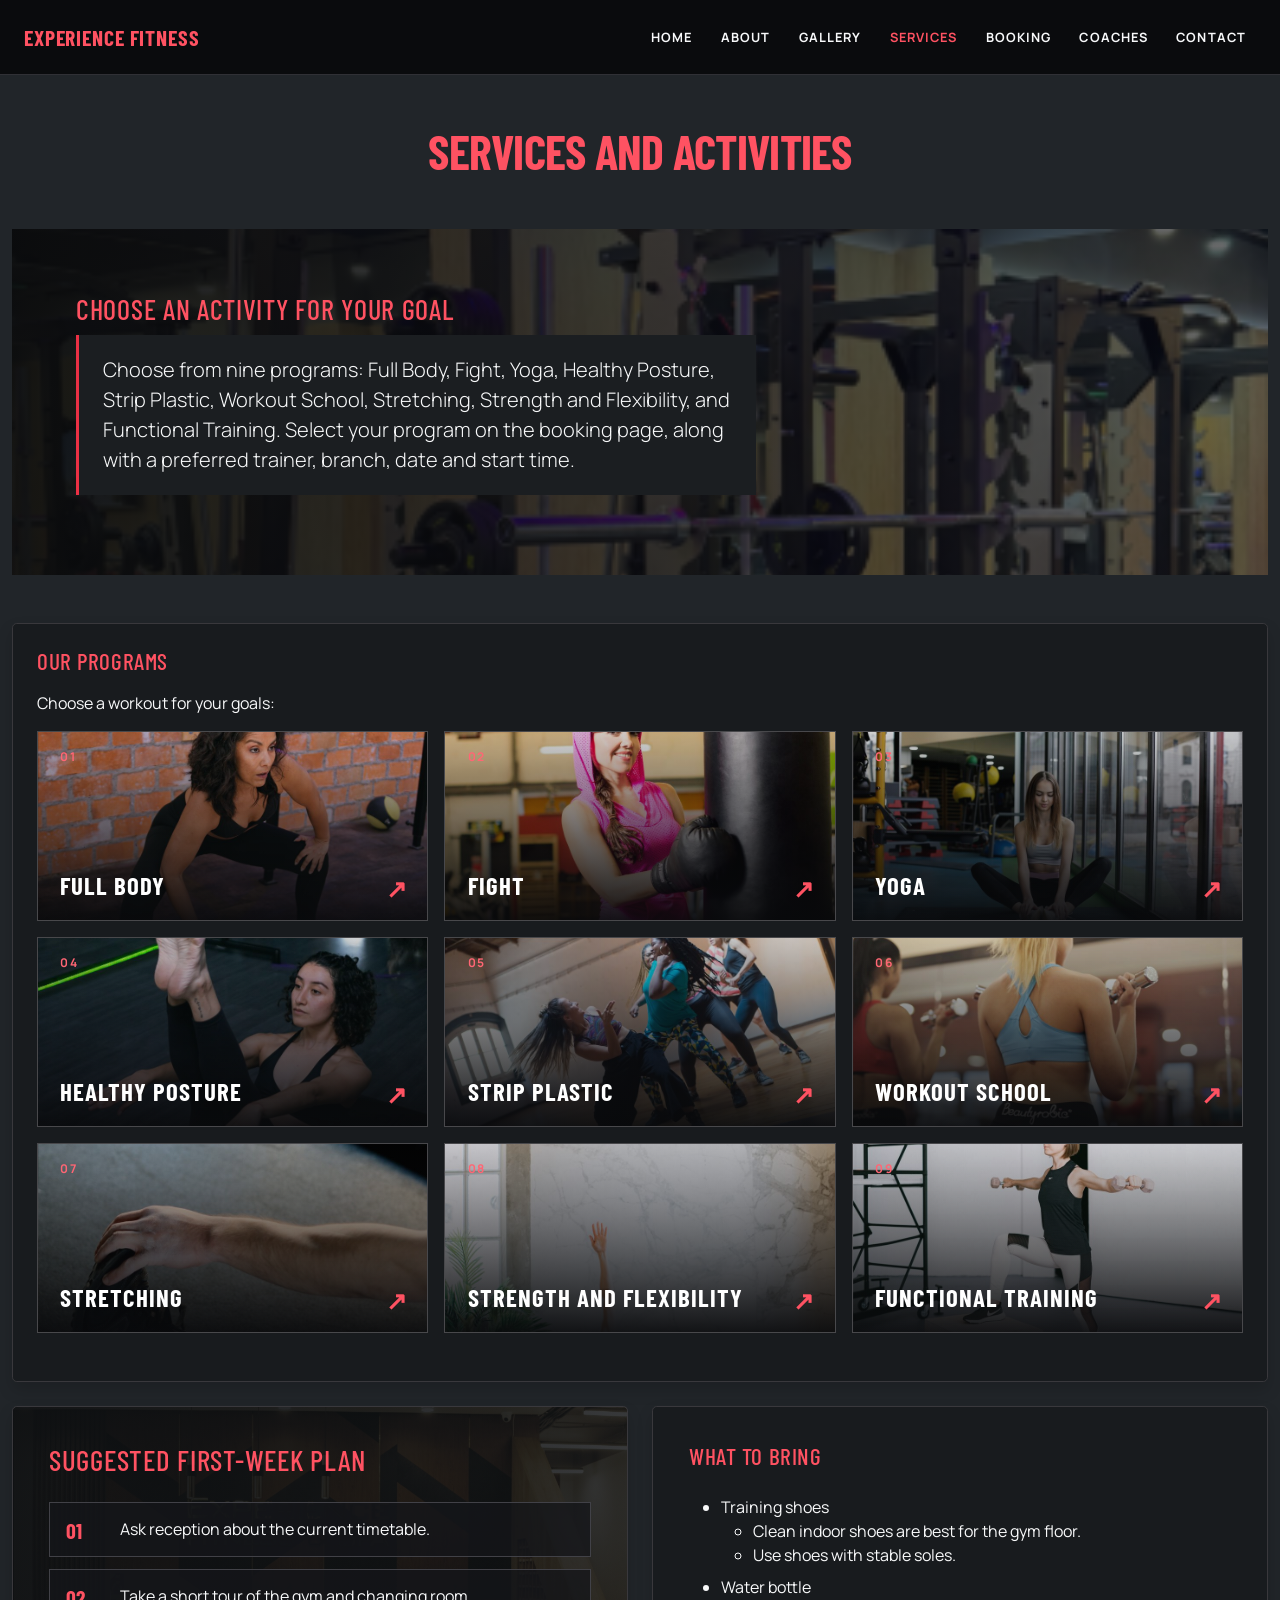
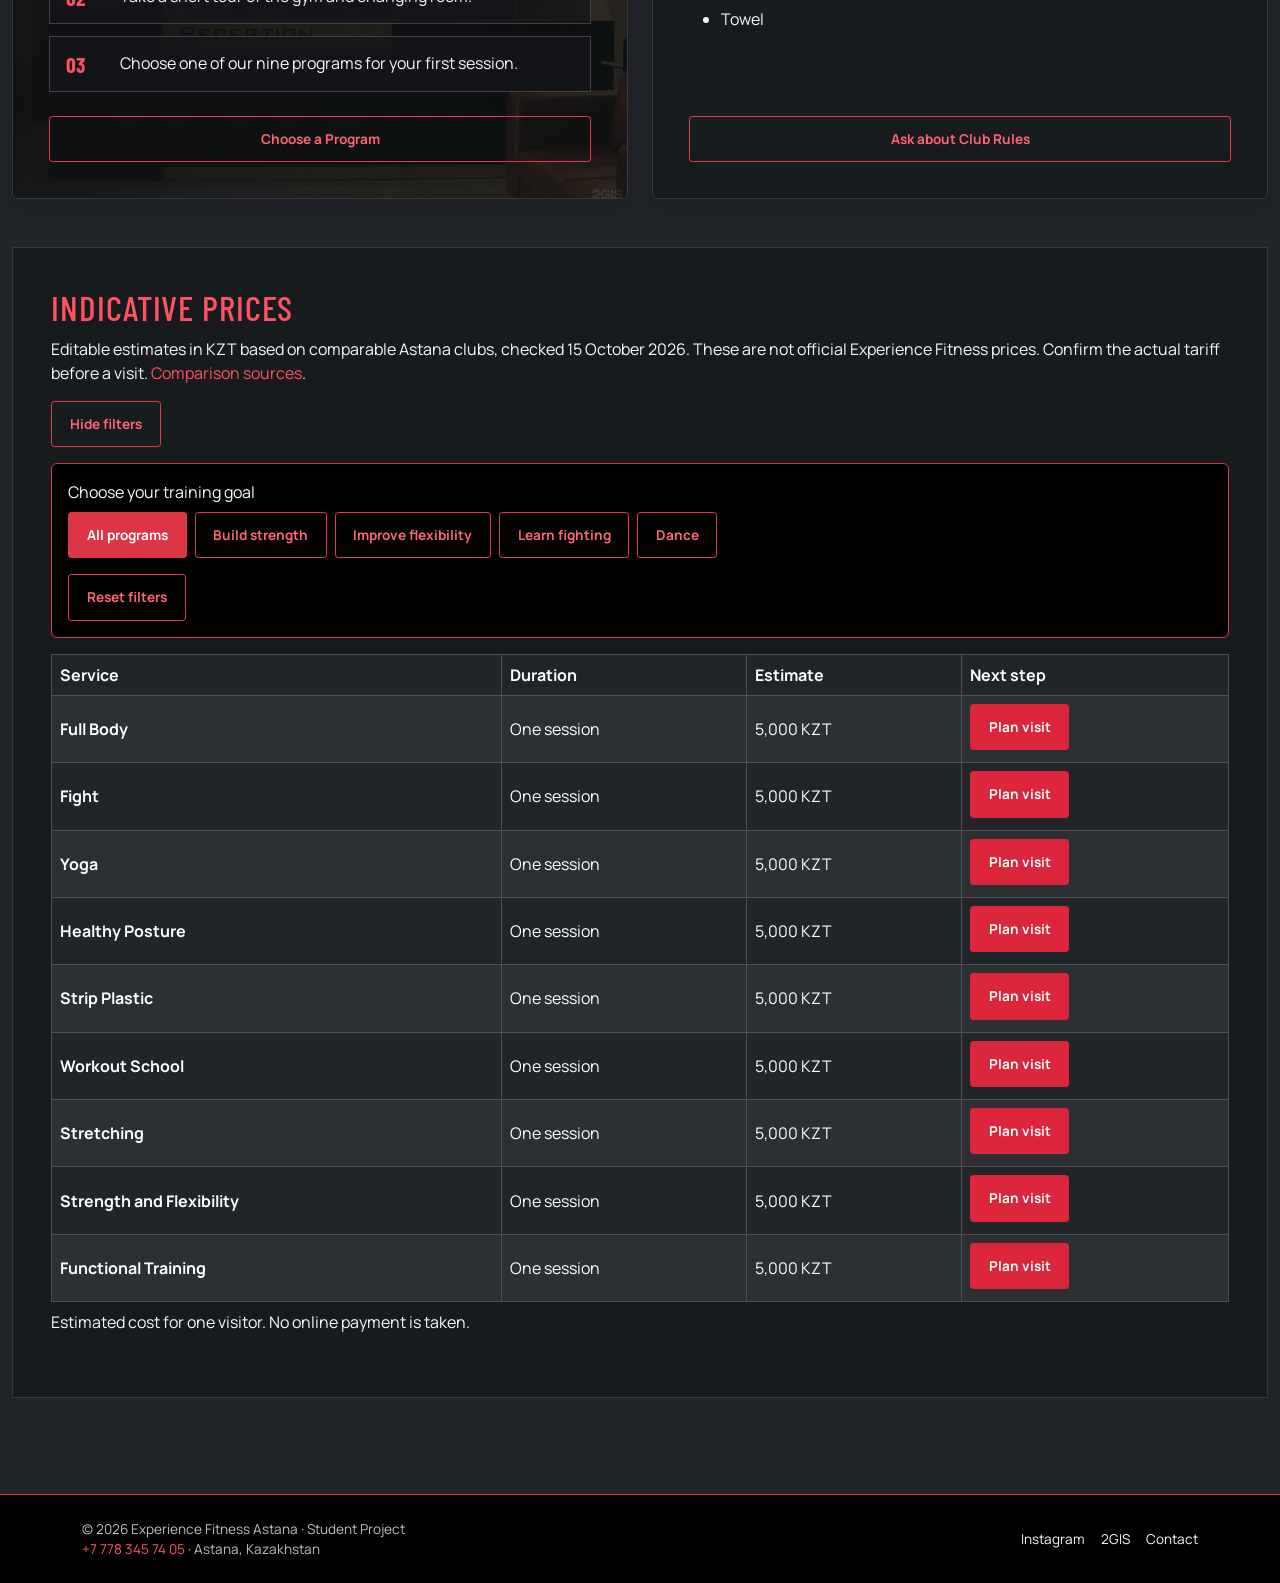
<file: services.html>
<!doctype html>
<html lang="en">
<head>
  <meta charset="utf-8">
  <meta name="viewport" content="width=device-width, initial-scale=1">
  <meta name="description" content="Fitness activities and facilities associated with Experience Fitness Astana.">
  <meta name="author" content="Tahirov Sanzharbek, Meirzhan Zhaumytbay, Bekzat Kaliev">
  <title>Experience Fitness Astana | Services</title>

  <link href="https://cdn.jsdelivr.net/npm/bootstrap@5.3.2/dist/css/bootstrap.min.css" rel="stylesheet">

  <link rel="stylesheet" href="css/base.css">
  <link rel="stylesheet" href="css/meirzhan.css">
  <link rel="stylesheet" href="css/visual.css">
</head>
<body class="bg-dark text-light">

<header>
  <a class="visually-hidden-focusable" href="#main-content">Skip to content</a>
  <nav class="navbar navbar-dark bg-black border-bottom border-danger" aria-label="Main navigation">
    <div class="container-fluid px-md-4">
      <a class="navbar-brand text-danger fw-bold" href="index.html">EXPERIENCE FITNESS</a>
      <details class="site-menu" id="main-menu" open>
        <summary class="btn btn-outline-danger" id="menu-toggle">Menu</summary>
        <ul class="navbar-nav flex-row flex-wrap gap-2" id="main-nav">
          <li class="nav-item"><a id="nav-index" class="nav-link text-light" href="index.html">Home</a></li>
          <li class="nav-item"><a id="nav-about" class="nav-link text-light" href="about.html">About</a></li>
          <li class="nav-item"><a id="nav-gallery" class="nav-link text-light" href="gallery.html">Gallery</a></li>
          <li class="nav-item"><a id="nav-services" class="nav-link active text-danger" aria-current="page" href="services.html">Services</a></li>
          <li class="nav-item"><a id="nav-booking" class="nav-link text-light" href="booking.html">Booking</a></li>
          <li class="nav-item"><a id="nav-trainers" class="nav-link text-light" href="trainers.html">Coaches</a></li>
          <li class="nav-item"><a id="nav-contact" class="nav-link text-light" href="contact.html">Contact</a></li>
        </ul>
      </details>
    </div>
  </nav>
</header>

<main id="main-content" class="container py-5">
  <h1 class="text-danger display-5 fw-bold mb-5 text-center">Services and activities</h1>

  <section class="mb-5" id="services-intro">
    <h2 class="h3 text-danger">Choose an activity for your goal</h2>
    <p class="lead page-intro">Choose from nine programs: Full Body, Fight, Yoga, Healthy Posture, Strip Plastic, Workout School, Stretching, Strength and Flexibility, and Functional Training. Select your program on the booking page, along with a preferred trainer, branch, date and start time.</p>
  </section>

  <div class="row g-4" id="services-grid">

    <div class="col-12 col-lg-6 order-lg-2">
      <article class="card first-week-card bg-black border-danger h-100 shadow d-flex flex-column">
        <div class="card-body d-flex flex-column">
          <h2 class="card-title h5 text-danger">Suggested first-week plan</h2>
          <ol start="1" class="first-week-steps text-light mt-3 mb-4 flex-grow-1">
            <li class="mb-2">Ask reception about the current timetable.</li>
            <li class="mb-2">Take a short tour of the gym and changing room.</li>
            <li class="mb-2">Choose one of our nine programs for your first session.</li>
          </ol>
          <a href="booking.html#booking-service" id="btn-book-intro" class="btn btn-outline-danger w-100 mt-auto">Choose a Program</a>
        </div>
      </article>
    </div>

    <div class="col-12 order-lg-1">
      <article class="card bg-black border-danger h-100 shadow d-flex flex-column">
        <div class="card-body d-flex flex-column">
          <h2 class="card-title h5 text-danger">Our Programs</h2>
          <p class="text-light mt-2">Choose a workout for your goals:</p>
          <ul class="program-tiles text-light list-unstyled flex-grow-1 mb-4">
            <li><a id="program-full-body" href="booking.html#booking-service" data-service="full-body" class="text-light">Full Body</a></li>
            <li><a id="program-fight" href="booking.html#booking-service" data-service="fight" class="text-light">Fight</a></li>
            <li><a id="program-yoga" href="booking.html#booking-service" data-service="yoga" class="text-light">Yoga</a></li>
            <li><a id="program-healthy-posture" href="booking.html#booking-service" data-service="healthy-posture" class="text-light">Healthy Posture</a></li>
            <li><a id="program-strip-plastic" href="booking.html#booking-service" data-service="strip-plastic" class="text-light">Strip Plastic</a></li>
            <li><a id="program-workout-school" href="booking.html#booking-service" data-service="workout-school" class="text-light">Workout School</a></li>
            <li><a id="program-stretching" href="booking.html#booking-service" data-service="stretching" class="text-light">Stretching</a></li>
            <li><a id="program-strength-flexibility" href="booking.html#booking-service" data-service="strength-flexibility" class="text-light">Strength and Flexibility</a></li>
            <li><a id="program-functional" href="booking.html#booking-service" data-service="functional" class="text-light">Functional Training</a></li>
          </ul>
        </div>
      </article>
    </div>

    <div class="col-12 col-lg-6 order-lg-3">
      <article class="card bg-black border-danger h-100 shadow d-flex flex-column">
        <div class="card-body d-flex flex-column">
          <h2 class="card-title h5 text-danger">What to bring</h2>
          <ul class="text-light mt-3 flex-grow-1 mb-4">
            <li class="mb-2">Training shoes
              <ul>
                <li>Clean indoor shoes are best for the gym floor.</li>
                <li>Use shoes with stable soles.</li>
              </ul>
            </li>
            <li class="mb-2">Water bottle</li>
            <li class="mb-2">Towel</li>
          </ul>
          <a href="contact.html" id="btn-ask-rules" class="btn btn-outline-danger w-100 mt-auto">Ask about Club Rules</a>
        </div>
      </article>
    </div>

  </div>

  <section id="price-list" class="mt-5" aria-labelledby="prices-heading">
    <h2 id="prices-heading" class="h3 text-danger">Indicative prices</h2>
    <p id="price-note">Editable estimates in KZT based on comparable Astana clubs, checked 15 October 2026. These are not official Experience Fitness prices. Confirm the actual tariff before a visit. <a href="#price-sources" class="text-danger">Comparison sources</a>.</p>
    <div class="table-responsive">
      <table class="table table-dark table-striped table-bordered align-middle">
        <caption class="text-light">Estimated cost for one visitor. No online payment is taken.</caption>
        <thead><tr><th scope="col">Service</th><th scope="col">Duration</th><th scope="col">Estimate</th><th scope="col">Next step</th></tr></thead>
        <tbody>
        <tr><th scope="row">Full Body</th><td>One session</td><td id="price-full-body">5,000 KZT</td><td><a id="book-full-body" href="booking.html#booking-service" class="btn btn-outline-danger btn-sm" data-service="full-body">Choose Full Body</a></td></tr>
        <tr><th scope="row">Fight</th><td>One session</td><td id="price-fight">5,000 KZT</td><td><a id="book-fight" href="booking.html#booking-service" class="btn btn-outline-danger btn-sm" data-service="fight">Choose Fight</a></td></tr>
        <tr><th scope="row">Yoga</th><td>One session</td><td id="price-yoga">5,000 KZT</td><td><a id="book-yoga" href="booking.html#booking-service" class="btn btn-outline-danger btn-sm" data-service="yoga">Choose Yoga</a></td></tr>
        <tr><th scope="row">Healthy Posture</th><td>One session</td><td id="price-healthy-posture">5,000 KZT</td><td><a id="book-healthy-posture" href="booking.html#booking-service" class="btn btn-outline-danger btn-sm" data-service="healthy-posture">Choose Healthy Posture</a></td></tr>
        <tr><th scope="row">Strip Plastic</th><td>One session</td><td id="price-strip-plastic">5,000 KZT</td><td><a id="book-strip-plastic" href="booking.html#booking-service" class="btn btn-outline-danger btn-sm" data-service="strip-plastic">Choose Strip Plastic</a></td></tr>
        <tr><th scope="row">Workout School</th><td>One session</td><td id="price-workout-school">5,000 KZT</td><td><a id="book-workout-school" href="booking.html#booking-service" class="btn btn-outline-danger btn-sm" data-service="workout-school">Choose Workout School</a></td></tr>
        <tr><th scope="row">Stretching</th><td>One session</td><td id="price-stretching">5,000 KZT</td><td><a id="book-stretching" href="booking.html#booking-service" class="btn btn-outline-danger btn-sm" data-service="stretching">Choose Stretching</a></td></tr>
        <tr><th scope="row">Strength and Flexibility</th><td>One session</td><td id="price-strength-flexibility">5,000 KZT</td><td><a id="book-strength-flexibility" href="booking.html#booking-service" class="btn btn-outline-danger btn-sm" data-service="strength-flexibility">Choose Strength and Flexibility</a></td></tr>
        <tr><th scope="row">Functional Training</th><td>One session</td><td id="price-functional">5,000 KZT</td><td><a id="book-functional" href="booking.html#booking-service" class="btn btn-outline-danger btn-sm" data-service="functional">Choose Functional Training</a></td></tr>
        </tbody>
      </table>
    </div>
    <div id="services-results" aria-live="polite"></div>
  </section>
</main>

<footer class="bg-black border-top border-danger py-4 mt-5">
  <div class="container d-flex flex-column flex-lg-row justify-content-between align-items-center gap-3">
    <p class="mb-0 text-center text-lg-start">&copy; 2026 Experience Fitness Astana · Student Project<br>
      <a href="tel:+77783457405" class="text-danger">+7 778 345 74 05</a> · Astana, Kazakhstan</p>
    <ul class="social-links list-unstyled d-flex flex-wrap justify-content-center gap-3 mb-0">
      <li><a href="https://www.instagram.com/experience.fitness.kz/" target="_blank" rel="noopener noreferrer" class="text-light">Instagram</a></li>
      <li><a href="https://go.2gis.com/pCgUS" target="_blank" rel="noopener noreferrer" class="text-light">2GIS</a></li>
      <li><a href="contact.html" class="text-light">Contact</a></li>
    </ul>
  </div>
</footer>
<script src="https://code.jquery.com/jquery-3.7.1.min.js" defer></script>
<script src="js/main.js" defer></script>
<script src="js/services.js" defer></script>
</body>
</html>
</file>
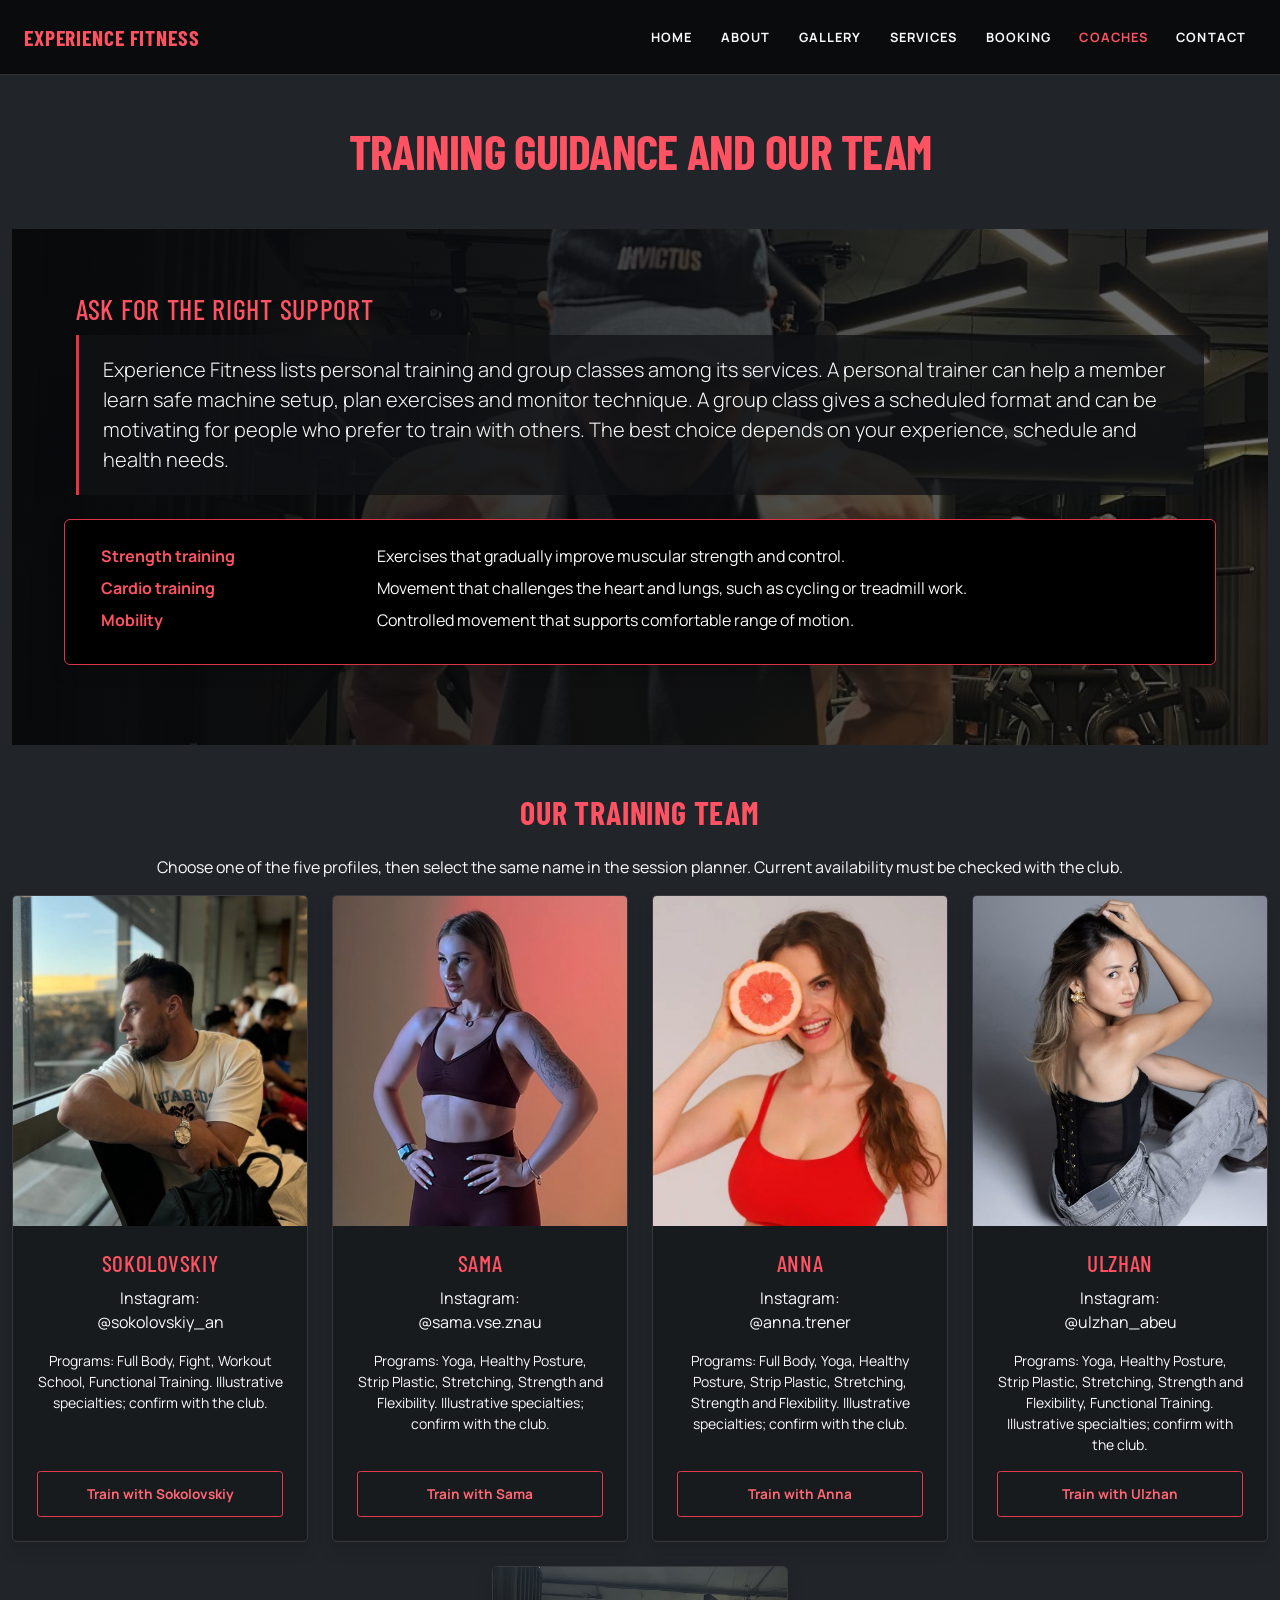
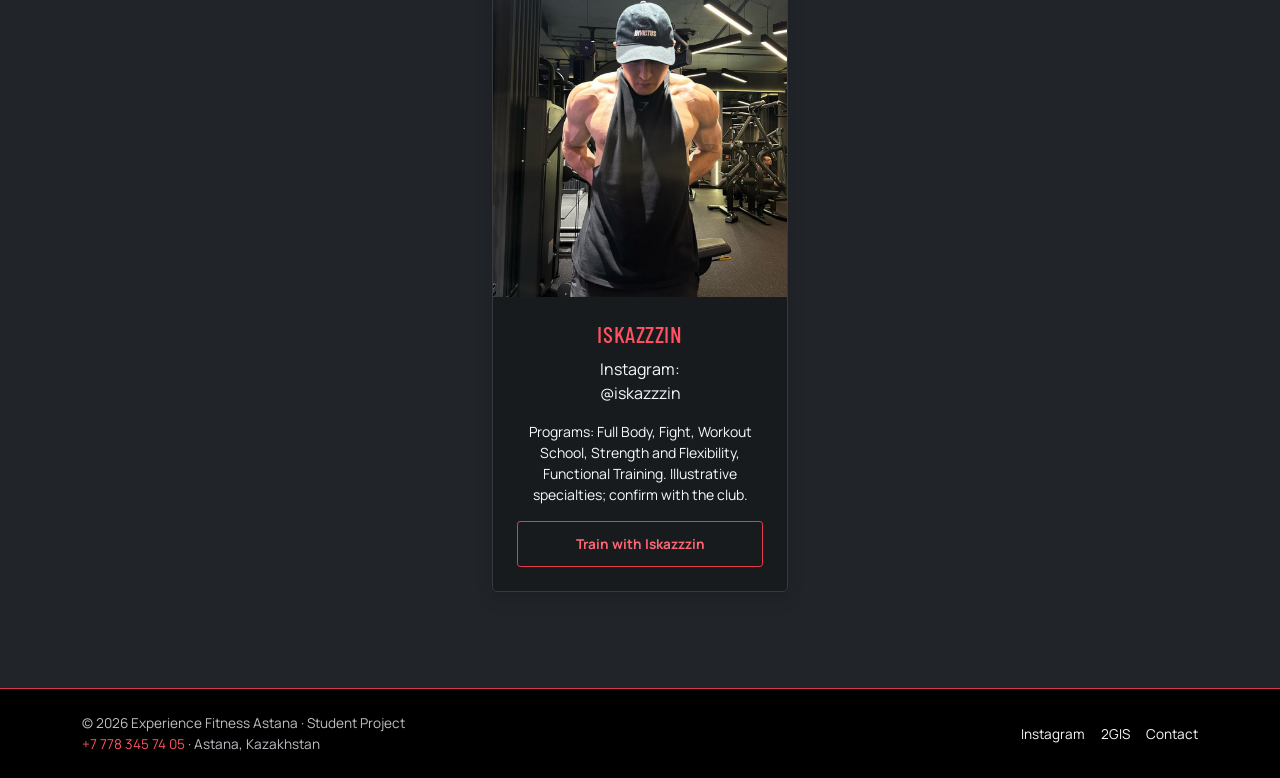
<file: trainers.html>
<!doctype html>
<html lang="en">
<head>
  <meta charset="utf-8">
  <meta name="viewport" content="width=device-width, initial-scale=1">
  <meta name="description" content="How to choose a training approach at Experience Fitness Astana.">
  <meta name="author" content="Tahirov Sanzharbek, Meirzhan Zhaumytbay, Bekzat Kaliev">
  <title>Experience Fitness Astana | Training Guidance</title>

  <link href="https://cdn.jsdelivr.net/npm/bootstrap@5.3.2/dist/css/bootstrap.min.css" rel="stylesheet">

  <link rel="stylesheet" href="css/base.css">
  <link rel="stylesheet" href="css/bekzat.css">
  <link rel="stylesheet" href="css/visual.css">
</head>
<body class="bg-dark text-light">

<header>
  <a class="visually-hidden-focusable" href="#main-content">Skip to content</a>
  <nav class="navbar navbar-dark bg-black border-bottom border-danger" aria-label="Main navigation">
    <div class="container-fluid px-md-4">
      <a class="navbar-brand text-danger fw-bold" href="index.html">EXPERIENCE FITNESS</a>
      <details class="site-menu" id="main-menu" open>
        <summary class="btn btn-outline-danger" id="menu-toggle">Menu</summary>
        <ul class="navbar-nav flex-row flex-wrap gap-2" id="main-nav">
          <li class="nav-item"><a id="nav-index" class="nav-link text-light" href="index.html">Home</a></li>
          <li class="nav-item"><a id="nav-about" class="nav-link text-light" href="about.html">About</a></li>
          <li class="nav-item"><a id="nav-gallery" class="nav-link text-light" href="gallery.html">Gallery</a></li>
          <li class="nav-item"><a id="nav-services" class="nav-link text-light" href="services.html">Services</a></li>
          <li class="nav-item"><a id="nav-booking" class="nav-link text-light" href="booking.html">Booking</a></li>
          <li class="nav-item"><a id="nav-trainers" class="nav-link active text-danger" aria-current="page" href="trainers.html">Coaches</a></li>
          <li class="nav-item"><a id="nav-contact" class="nav-link text-light" href="contact.html">Contact</a></li>
        </ul>
      </details>
    </div>
  </nav>
</header>
<main id="main-content" class="container py-5">
  <h1 class="text-danger display-5 fw-bold mb-5 text-center">Training guidance and our team</h1>

  <section class="mb-5">
    <h2 class="h3 text-danger">Ask for the right support</h2>
    <p class="lead page-intro">Experience Fitness lists personal training and group classes among its services. A personal trainer can help a member learn safe machine setup, plan exercises and monitor technique. A group class gives a scheduled format and can be motivating for people who prefer to train with others. The best choice depends on your experience, schedule and health needs.</p>

    <dl class="row mt-4 bg-black p-4 rounded border border-danger shadow">
      <dt class="col-sm-3 text-danger">Strength training</dt>
      <dd class="col-sm-9">Exercises that gradually improve muscular strength and control.</dd>

      <dt class="col-sm-3 text-danger mt-3 mt-sm-0">Cardio training</dt>
      <dd class="col-sm-9">Movement that challenges the heart and lungs, such as cycling or treadmill work.</dd>

      <dt class="col-sm-3 text-danger mt-3 mt-sm-0">Mobility</dt>
      <dd class="col-sm-9">Controlled movement that supports comfortable range of motion.</dd>
    </dl>
  </section>

  <section>
    <h2 class="mt-5 text-center text-danger mb-4">Our training team</h2>
    <p class="text-center">Choose one of the five profiles, then select the same name in the session planner. Current availability must be checked with the club.</p>

    <div class="row g-4 justify-content-center" id="trainers-grid">

      <div class="col-12 col-sm-6 col-md-4 col-lg-3">
        <article class="card trainer-card bg-black border-danger h-100 text-center shadow">
          <img src="img/sokolovskiy_an.jpg" class="card-img-top" alt="Trainer Sokolovskiy">
          <div class="card-body d-flex flex-column">
            <h3 class="card-title h5 text-danger">Sokolovskiy</h3>
            <p class="card-text">Instagram: <br> <a href="https://instagram.com/sokolovskiy_an" target="_blank" rel="noopener noreferrer" class="text-light text-decoration-none">@sokolovskiy_an</a></p>
            <a href="booking.html#booking-trainer" id="btn-book-sokolovskiy" class="btn btn-outline-danger mt-auto w-100">Train with Sokolovskiy</a>
          </div>
        </article>
      </div>

      <div class="col-12 col-sm-6 col-md-4 col-lg-3">
        <article class="card trainer-card bg-black border-danger h-100 text-center shadow">
          <img src="img/sama.vse.znau.jpg" class="card-img-top" alt="Trainer Sama">
          <div class="card-body d-flex flex-column">
            <h3 class="card-title h5 text-danger">Sama</h3>
            <p class="card-text">Instagram: <br> <a href="https://instagram.com/sama.vse.znau" target="_blank" rel="noopener noreferrer" class="text-light text-decoration-none">@sama.vse.znau</a></p>
            <a href="booking.html#booking-trainer" id="btn-book-sama" class="btn btn-outline-danger mt-auto w-100">Train with Sama</a>
          </div>
        </article>
      </div>

      <div class="col-12 col-sm-6 col-md-4 col-lg-3">
        <article class="card trainer-card bg-black border-danger h-100 text-center shadow">
          <img src="img/anna.trener.jpg" class="card-img-top" alt="Trainer Anna">
          <div class="card-body d-flex flex-column">
            <h3 class="card-title h5 text-danger">Anna</h3>
            <p class="card-text">Instagram: <br> <a href="https://instagram.com/anna.trener" target="_blank" rel="noopener noreferrer" class="text-light text-decoration-none">@anna.trener</a></p>
            <a href="booking.html#booking-trainer" id="btn-book-anna" class="btn btn-outline-danger mt-auto w-100">Train with Anna</a>
          </div>
        </article>
      </div>

      <div class="col-12 col-sm-6 col-md-4 col-lg-3">
        <article class="card trainer-card bg-black border-danger h-100 text-center shadow">
          <img src="img/ulzhan_abeu.jpg" class="card-img-top" alt="Trainer Ulzhan">
          <div class="card-body d-flex flex-column">
            <h3 class="card-title h5 text-danger">Ulzhan</h3>
            <p class="card-text">Instagram: <br> <a href="https://instagram.com/ulzhan_abeu" target="_blank" rel="noopener noreferrer" class="text-light text-decoration-none">@ulzhan_abeu</a></p>
            <a href="booking.html#booking-trainer" id="btn-book-ulzhan" class="btn btn-outline-danger mt-auto w-100">Train with Ulzhan</a>
          </div>
        </article>
      </div>

      <div class="col-12 col-sm-6 col-md-4 col-lg-3">
        <article class="card trainer-card bg-black border-danger h-100 text-center shadow">
          <img src="img/izzkussin.jpg" class="card-img-top" alt="Trainer Iskazzzin">
          <div class="card-body d-flex flex-column">
            <h3 class="card-title h5 text-danger">Iskazzzin</h3>
            <p class="card-text">Instagram: <br> <a href="https://instagram.com/iskazzzin" target="_blank" rel="noopener noreferrer" class="text-light text-decoration-none">@iskazzzin</a></p>
            <a href="booking.html#booking-trainer" id="btn-book-iskazzzin" class="btn btn-outline-danger mt-auto w-100">Train with Iskazzzin</a>
          </div>
        </article>
      </div>

    </div>
  </section>
</main>

<footer class="bg-black border-top border-danger py-4 mt-5">
  <div class="container d-flex flex-column flex-lg-row justify-content-between align-items-center gap-3">
    <p class="mb-0 text-center text-lg-start">&copy; 2026 Experience Fitness Astana · Student Project<br>
      <a href="tel:+77783457405" class="text-danger">+7 778 345 74 05</a> · Astana, Kazakhstan</p>
    <ul class="social-links list-unstyled d-flex flex-wrap justify-content-center gap-3 mb-0">
      <li><a href="https://www.instagram.com/experience.fitness.kz/" target="_blank" rel="noopener noreferrer" class="text-light">Instagram</a></li>
      <li><a href="https://go.2gis.com/pCgUS" target="_blank" rel="noopener noreferrer" class="text-light">2GIS</a></li>
      <li><a href="contact.html" class="text-light">Contact</a></li>
    </ul>
  </div>
</footer>
<script src="js/main.js" defer></script>
<script src="js/trainers.js" defer></script>
</body>
</html>
</file>
<file: css/sanzharbek.css>
/* Keep the shared site colors; simplify only the Home content. */
.home-intro { background-color: #292e32; }
.home-divider { border-color: #495057; opacity: 1; }
.home-highlight { border-top: 1px solid #495057; padding-top: 1.5rem; }
.home-link { color: #f0808a; font-weight: 700; text-decoration: none; }
.home-link:hover { color: #fff; text-decoration: underline; }
</file>
<file: css/visual.css>
@import url('https://fonts.googleapis.com/css2?family=Barlow+Condensed:wght@500;600;700;800&family=Manrope:wght@400;500;600;700;800&display=swap');

:root { --visual-red: #ec3044; --visual-ink: #0c0e10; --visual-muted: #b9bdc3; }
body { font-family: Manrope, Arial, sans-serif; background: #101214 !important; color: #f5f5f5; letter-spacing: 0; }
a, a:hover, a:focus, a:active, .home-link:hover { text-decoration: none; }
h1, h2, h3, h4, .navbar-brand { font-family: "Barlow Condensed", Impact, sans-serif; letter-spacing: .025em; }
h1 { letter-spacing: -.015em; }
.text-danger { color: #ff5262 !important; }
.navbar { background: #0a0b0d !important; padding-block: 1rem; border-color: #303035 !important; }
.navbar-brand { font-size: 1.35rem; letter-spacing: .04em; }
.site-menu .nav-link { font-size: .8rem; font-weight: 700; text-transform: uppercase; letter-spacing: .08em; }
.site-menu .nav-link, .site-menu .nav-link:hover, .site-menu .nav-link:focus { text-decoration: none; }
.site-menu .active { border-bottom: 0; }
main.container { max-width: 1320px; }
main > h1, main > header h1 { font-size: clamp(3rem, 6vw, 5.8rem); line-height: .95; }
.btn { border-radius: .2rem; font-weight: 700; font-size: .85rem; padding: .75rem 1.1rem; text-decoration: none; transition: transform .18s ease, background-color .18s ease, border-color .18s ease; }
.btn:hover, .btn:focus, .btn:active { text-decoration: none; }
.btn:hover { transform: scale(1.025); }
.btn-danger { background: #db263b; border-color: #db263b; }
.btn-outline-danger { color: #ff6674; border-color: #e73a4c; }
.btn-outline-danger:hover { color: white; background: #d6263b; border-color: #d6263b; }
.card, #locations article, #contact-details, .result-panel { background: #181b1e !important; border-color: #39383c !important; border-radius: .3rem !important; overflow: hidden; }
#locations article.selected, .trainer-card.selected { outline: none; }
#locations article:has(:focus-visible), .trainer-card:has(:focus-visible) { outline: 3px solid #dc3545; outline-offset: 2px; }
@media (hover: hover) and (pointer: fine) {
  #locations article:hover, .trainer-card:hover { outline: 3px solid #dc3545; outline-offset: 2px; }
}
.card-body { padding: 1.5rem; }
.card-title { font-size: 1.45rem; }
.page-intro { background: #1b1e21; border-left: 3px solid var(--visual-red); }
.card-img-top { height: 280px; transition: transform .3s ease; }
.gallery-preview { overflow: hidden; }
.gallery-preview:hover img { transform: scale(1.04); }
.trainer-card img { width: 100%; height: 330px; margin: 0; border-radius: 0; object-fit: cover; object-position: center 22%; }
.trainer-card:hover { border-color: #ec3044; }
footer { background: #08090a !important; border-color: #333 !important; color: #bdc0c4; font-size: .85rem; }
footer a { text-decoration: none; }
body:has(#home-highlights) main.container { max-width: 100%; padding-top: 0 !important; }
.main-article { position: relative; min-height: 610px; display: flex; flex-direction: column; justify-content: center; padding: clamp(2rem, 6vw, 6rem) max(1.5rem, calc((100vw - 1270px)/2)); background: linear-gradient(90deg, rgba(7,9,11,.96) 0%, rgba(7,9,11,.84) 48%, rgba(7,9,11,.23) 100%), url('../img/img_1.png') center 48% / cover; }
.main-article h1 { max-width: 850px; font-size: clamp(3.8rem, 8vw, 8rem); line-height: .87; color: #fff !important; }
.main-article h1::before { content: 'ASTANA  /  FITNESS & WELLNESS'; display: block; margin-bottom: 1.5rem; font: 700 .72rem Manrope, sans-serif; letter-spacing: .2em; color: #ff5363; }
.home-intro { max-width: 710px; padding: 0 !important; background: transparent; }
.home-intro h2 { font-size: 1.5rem; }
.home-intro .lead { font-size: clamp(1rem, 1.5vw, 1.15rem); line-height: 1.7; }
.home-intro p:not(.lead) { color: #c6c9cc; font-size: .83rem; line-height: 1.7; }
.home-divider { border-color: #697077; max-width: 100px; }
#home-highlights { max-width: 1270px; margin: 0 auto; padding: 2rem 1.5rem 4rem; }
#home-highlights > h2 { font-size: 2.7rem; }
.home-highlight { min-height: 330px; padding: 1.7rem; border: 1px solid #383a3e; background: linear-gradient(0deg, rgba(10,11,12,.98), rgba(10,11,12,.60)), url('../img/gym-floor.jpg') center / cover; }
#home-highlights .col-md-4:nth-child(2) .home-highlight { background-image: linear-gradient(0deg, rgba(10,11,12,.98), rgba(10,11,12,.58)), url('../img/img_3.png'); }
#home-highlights .col-md-4:nth-child(3) .home-highlight { background-image: linear-gradient(0deg, rgba(10,11,12,.98), rgba(10,11,12,.60)), url('../img/izzkussin.jpg'); }
.home-highlight h3 { margin-top: auto; font-size: 1.8rem; }
.home-highlight p { font-size: .86rem; line-height: 1.7; color: #e0e0e0; }
.home-link { color: #ff7782; }
#services-intro { padding: clamp(2rem, 5vw, 5rem); background: linear-gradient(90deg, rgba(10,11,12,.95), rgba(10,11,12,.6)), url('../img/img.png') center 45% / cover; }
#services-intro p { max-width: 680px; }
.first-week-card { position: relative; background: linear-gradient(100deg, rgba(14,16,18,.97), rgba(14,16,18,.8)), url('../img/gym-floor.jpg') center / cover !important; }
.first-week-card .card-body { padding: clamp(1.5rem, 3vw, 2.25rem); }
#services-grid > .col-lg-6 .card-body { padding: clamp(1.5rem, 3vw, 2.25rem); }
.first-week-card .card-title { font-size: 1.8rem; }
.first-week-steps { list-style: none; counter-reset: first-week; padding: 0; display: grid; gap: .75rem; }
.first-week-steps li { counter-increment: first-week; display: flex; align-items: center; gap: 1rem; padding: .85rem 1rem; margin: 0 !important; background: rgba(20,22,25,.76); border: 1px solid #414147; line-height: 1.45; }
.first-week-steps li::before { content: '0' counter(first-week); flex: 0 0 2.4rem; color: #ff5262; font: 700 1.35rem 'Barlow Condensed', sans-serif; }
.program-tiles { display: grid; grid-template-columns: repeat(3, minmax(0, 1fr)); gap: 1rem; counter-reset: program; }
.program-tiles li { min-width: 0; counter-increment: program; }
.program-tiles a { position: relative; display: flex; align-items: end; min-height: 190px; padding: 1.4rem; color: #fff !important; text-decoration: none; font: 700 1.55rem/1 "Barlow Condensed", sans-serif; text-transform: uppercase; letter-spacing: .04em; border: 1px solid #48484b; background: linear-gradient(0deg, rgba(8,9,11,.95), rgba(8,9,11,.16)), url('../img/img_3.png') center / cover; transition: border-color .2s, transform .2s; }
.program-tiles a::before { content: '0' counter(program); position: absolute; top: 1rem; left: 1.4rem; color: #ff6674; font: 700 .75rem Manrope, sans-serif; letter-spacing: .12em; }
.program-tiles a::after { content: '↗'; position: absolute; right: 1.2rem; bottom: 1.2rem; color: #ff5262; }
.program-tiles a[data-service="full-body"] { background-image: linear-gradient(0deg, rgba(8,9,11,.95), rgba(8,9,11,.18)), url('../img/programs/14604709.jpg'); }
.program-tiles a[data-service="fight"] { background-image: linear-gradient(0deg, rgba(8,9,11,.95), rgba(8,9,11,.18)), url('../img/programs/13460168.jpg'); }
.program-tiles a[data-service="yoga"] { background-image: linear-gradient(0deg, rgba(8,9,11,.95), rgba(8,9,11,.18)), url('../img/programs/3931001.jpg'); }
.program-tiles a[data-service="healthy-posture"] { background-image: linear-gradient(0deg, rgba(8,9,11,.95), rgba(8,9,11,.18)), url('../img/programs/14591593.jpg'); }
.program-tiles a[data-service="strip-plastic"] { background-image: linear-gradient(0deg, rgba(8,9,11,.95), rgba(8,9,11,.18)), url('../img/programs/8957645.jpg'); }
.program-tiles a[data-service="workout-school"] { background-image: linear-gradient(0deg, rgba(8,9,11,.95), rgba(8,9,11,.18)), url('../img/programs/867453.jpg'); }
.program-tiles a[data-service="stretching"] { background-image: linear-gradient(0deg, rgba(8,9,11,.95), rgba(8,9,11,.18)), url('../img/programs/4164767.jpg'); }
.program-tiles a[data-service="strength-flexibility"] { background-image: linear-gradient(0deg, rgba(8,9,11,.95), rgba(8,9,11,.18)), url('../img/programs/3823141.jpg'); }
.program-tiles a[data-service="functional"] { background-image: linear-gradient(0deg, rgba(8,9,11,.95), rgba(8,9,11,.18)), url('../img/programs/4587371.jpg'); }
.program-tiles a:hover, .program-tiles a:focus-visible { border-color: #ec3044; transform: translateY(-3px); text-decoration: none; }
@media (max-width: 767px) { .program-tiles { grid-template-columns: repeat(2, minmax(0, 1fr)); } .program-tiles a { min-height: 150px; font-size: 1.3rem; padding: 1rem; } .program-tiles a::before { left: 1rem; } }
@media (max-width: 360px) { .program-tiles { grid-template-columns: 1fr; } }
#locations article { border-top: 3px solid #db263b !important; }
#locations article::before { content: ''; display: block; height: 260px; margin: -1.5rem -1.5rem 1.5rem; background: linear-gradient(0deg, rgba(0,0,0,.45), transparent), url('../img/gym-floor.jpg') center / cover; }
#locations .col-lg-6:nth-child(2) article::before { background-image: linear-gradient(0deg, rgba(0,0,0,.45), transparent), url('../img/studio.jpg'); }
body:has(#locations) main > header { padding: clamp(2rem, 5vw, 5rem); min-height: 320px; display: flex; flex-direction: column; justify-content: end; background: linear-gradient(90deg, rgba(8,9,11,.95), rgba(8,9,11,.35)), url('../img/img_2.png') center / cover; }
body:has(#locations) main > header p { max-width: 700px; }
#locations article h3 { font-size: 2rem; }
#locations article p { line-height: 1.7; color: #d8d8d8; }
#visit-tips > div, #schedule > div { border-color: #454349 !important; }
#visit-tips > div { background: linear-gradient(90deg, rgba(10,11,12,.95), rgba(10,11,12,.75)), url('../img/img_3.png') center / cover !important; }
#visit-tips li { padding: .45rem 0; line-height: 1.6; }
#schedule dl { border-top: 1px solid #515159; padding-top: 1rem; row-gap: .7rem; }
#contact-details { padding: 2rem !important; background: linear-gradient(90deg, rgba(14,15,17,.96), rgba(14,15,17,.78)), url('../img/gym-floor.jpg') center / cover !important; }
#trainer-gallery .card-img-top { height: 320px; object-position: center 22%; }
body:has(#gallery-grid) main > div:first-child { padding: clamp(2rem, 5vw, 4rem); margin-bottom: 2.5rem; background: linear-gradient(90deg, rgba(8,9,11,.96), rgba(8,9,11,.55)), url('../img/img_1.png') center / cover; }
body:has(#gallery-grid) main > div:first-child .page-intro { background: rgba(16,18,20,.72); }
body:has(#trainers-grid) main > section:first-of-type { padding: clamp(2rem, 5vw, 4rem); background: linear-gradient(90deg, rgba(8,9,11,.96), rgba(8,9,11,.58)), url('../img/izzkussin.jpg') center 30% / cover; }
body:has(#trainers-grid) main > section:first-of-type .page-intro { background: rgba(16,18,20,.75); }
body:has(#booking-form) main > section { border-color: #3d3b40 !important; background: linear-gradient(100deg, rgba(10,11,12,.97), rgba(10,11,12,.88)), url('../img/img_3.png') center / cover !important; }
body:has(#contact-form) main > .row > div > .page-intro { padding: 3.5rem 2rem; border-left: 0; background: linear-gradient(90deg, rgba(8,9,11,.94), rgba(8,9,11,.65)), url('../img/gym-floor.jpg') center / cover; }
#price-list { background: #181b1e; border: 1px solid #38383c; padding: clamp(1.25rem, 3vw, 2.5rem); }
#price-list h2 { font-size: 2.2rem; }
#price-list table { min-width: 620px; }
#price-list table th, #price-list table td { vertical-align: middle; }
#price-list table .btn { white-space: nowrap; }
#booking-confirmation, #contact-response { background: #1e2125 !important; border-left: 3px solid #ec3044 !important; }
#feedback-previews article, #membership-previews article { border-left: 3px solid #ec3044 !important; }
#booking-form, #contact-form { background: #16191c !important; border-color: #3c3b3e !important; }
.form-control, .form-select { min-height: 45px; }
@media (max-width: 767px) {
  .main-article { min-height: 570px; background-position: 58% center; padding: 4rem 1.5rem; }
  .main-article h1 { font-size: clamp(3.6rem, 14vw, 5rem); }
  .home-highlight { min-height: 270px; }
  .trainer-card img { height: 320px; }
}
@media (prefers-reduced-motion: reduce) { *, *::before, *::after { scroll-behavior: auto !important; transition-duration: .01ms !important; } }
</file>
<file: css/meirzhan.css>
/*
   Все старые стили (flex, ручное позиционирование, стили форм) были удалены
   согласно требованиям Assignment 3.
   Разметка и дизайн страниц services.html и booking.html теперь полностью
   контролируются классами Bootstrap.
*/
</file>
<file: css/bekzat.css>
.trainer-card {
  transition: transform 0.3s ease, border-color 0.3s ease;
}

.trainer-card:hover {
  transform: translateY(-5px);
  border-color: #FFD700;
}

.trainer-card img {
  width: 150px;
  height: 150px;
  object-fit: cover;
  border-radius: 50%;
  margin: 0 auto 15px auto;
}
</file>
<file: css/base.css>
/* Bootstrap supplies layout; these are shared visual corrections and future states. */
body { font-family: Arial, sans-serif; letter-spacing: .3px; }
h1, h2, h3, h4, .navbar-brand { font-family: Impact, "Arial Black", sans-serif; text-transform: uppercase; font-weight: 700; }
.navbar-brand { max-width: 100%; white-space: normal; overflow-wrap: anywhere; }
.site-menu { width: 100%; }
.site-menu summary { width: fit-content; margin-block: .5rem; cursor: pointer; }
.site-menu .nav-link { padding: .5rem .65rem; }
.site-menu .active { border-bottom: 2px solid currentColor; }
@media (min-width: 1200px) {
  .site-menu { width: auto; }
  .site-menu summary { display: none; }
  .site-menu > #main-nav { display: flex; }
}
a { overflow-wrap: anywhere; }
a:hover { text-decoration: underline; }
:focus-visible { outline: 3px solid #dc3545; outline-offset: 4px; }
.card { color: inherit; }
.page-intro { background-color: #2b3035; padding: 1.25rem 1.5rem; }
.card-img-top { width: 100%; height: 250px; object-fit: cover; }
.gallery-preview { padding: 0; border: 0; background: transparent; width: 100%; }
.gallery-preview:disabled { cursor: default; opacity: 1; }
dialog { max-width: min(92vw, 1000px); max-height: 92vh; }
dialog::backdrop { background: rgb(0 0 0 / 85%); }
.gallery-full-image { max-height: 65vh; object-fit: contain; }
.hidden, [hidden] { display: none !important; }
.active { font-weight: 700; }
.selected { outline: 3px solid #dc3545; outline-offset: 2px; }
.error { color: #ffb7bf; border-color: #dc3545 !important; }
.success { color: #a3e5c7; border-color: #198754 !important; }
.form-control.error, .form-select.error { color: #842029; background-color: #fff0f1; }
.form-control.success, .form-select.success { color: #0f5132; background-color: #effff7; }
.text-secondary { color: #adb5bd !important; }
:target { scroll-margin-top: 1rem; }
.result-panel:target { outline: 2px solid #dc3545; outline-offset: 5px; }
</file>
